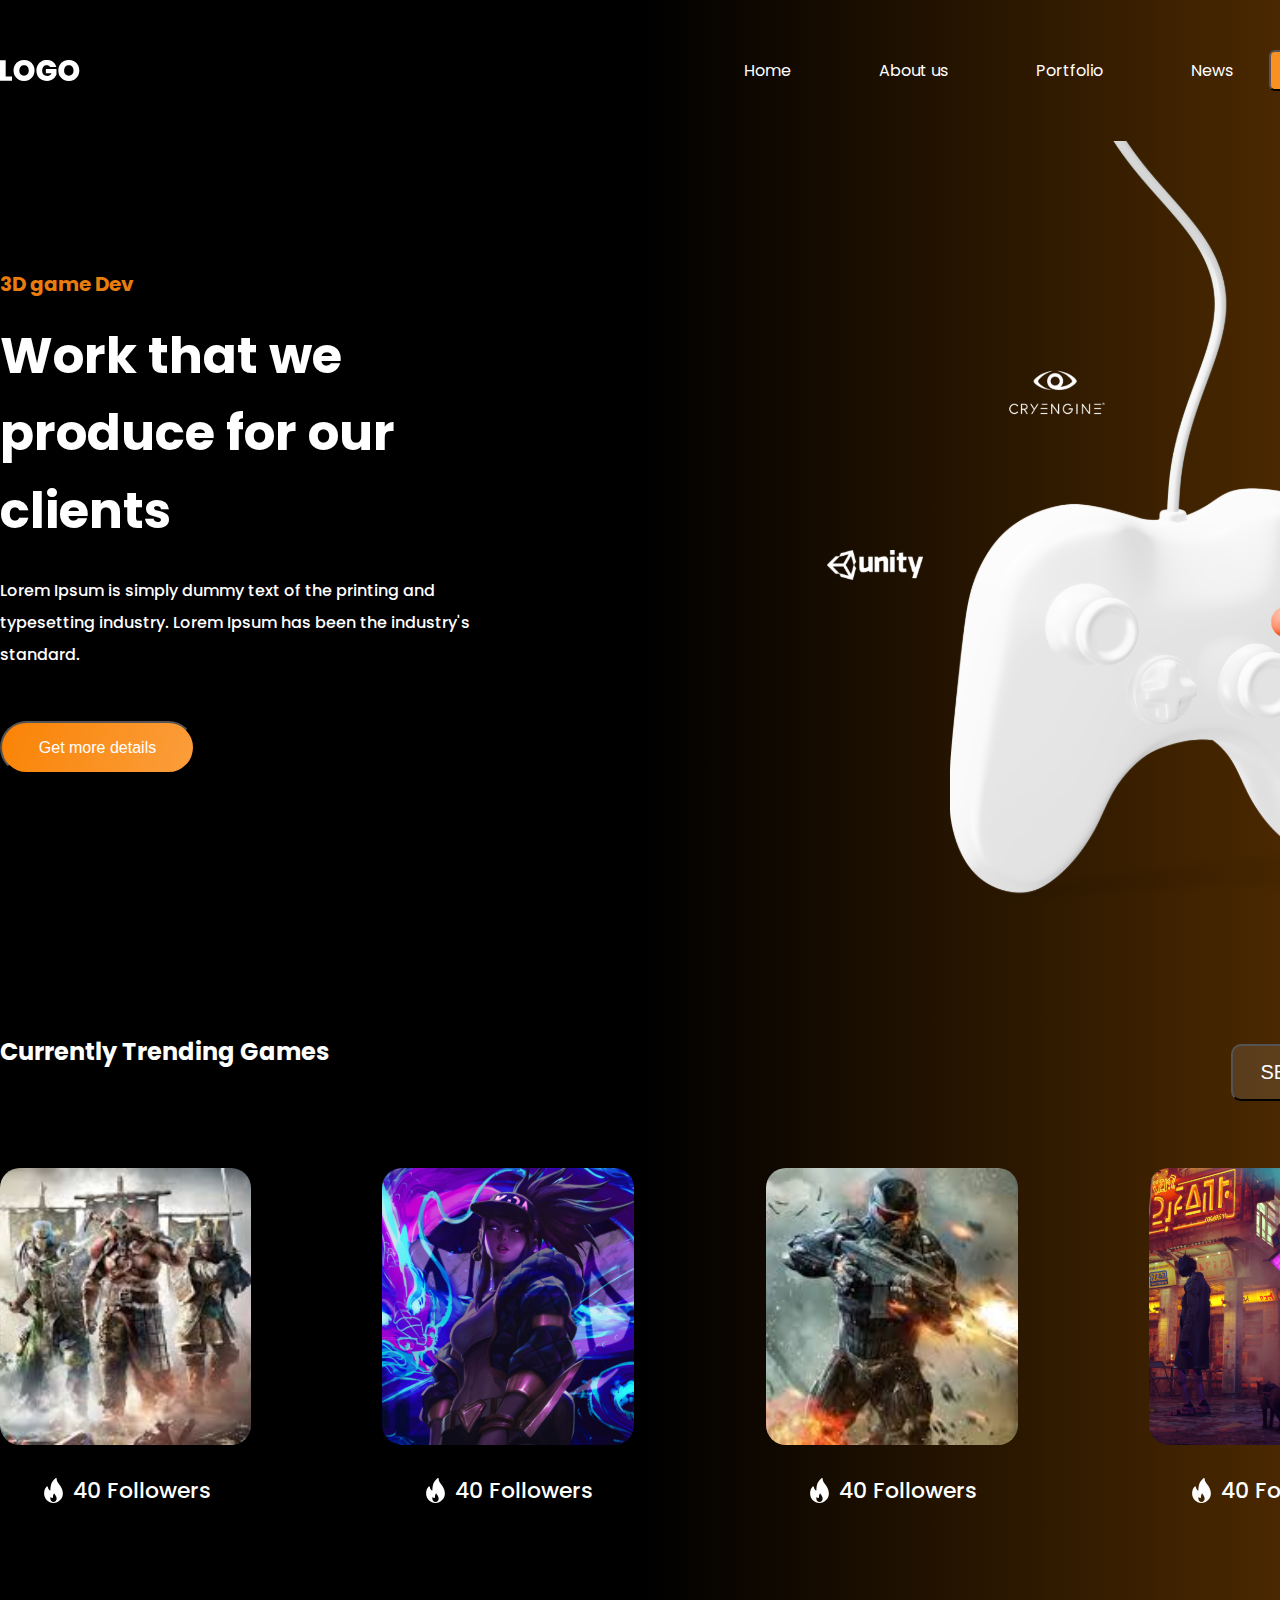
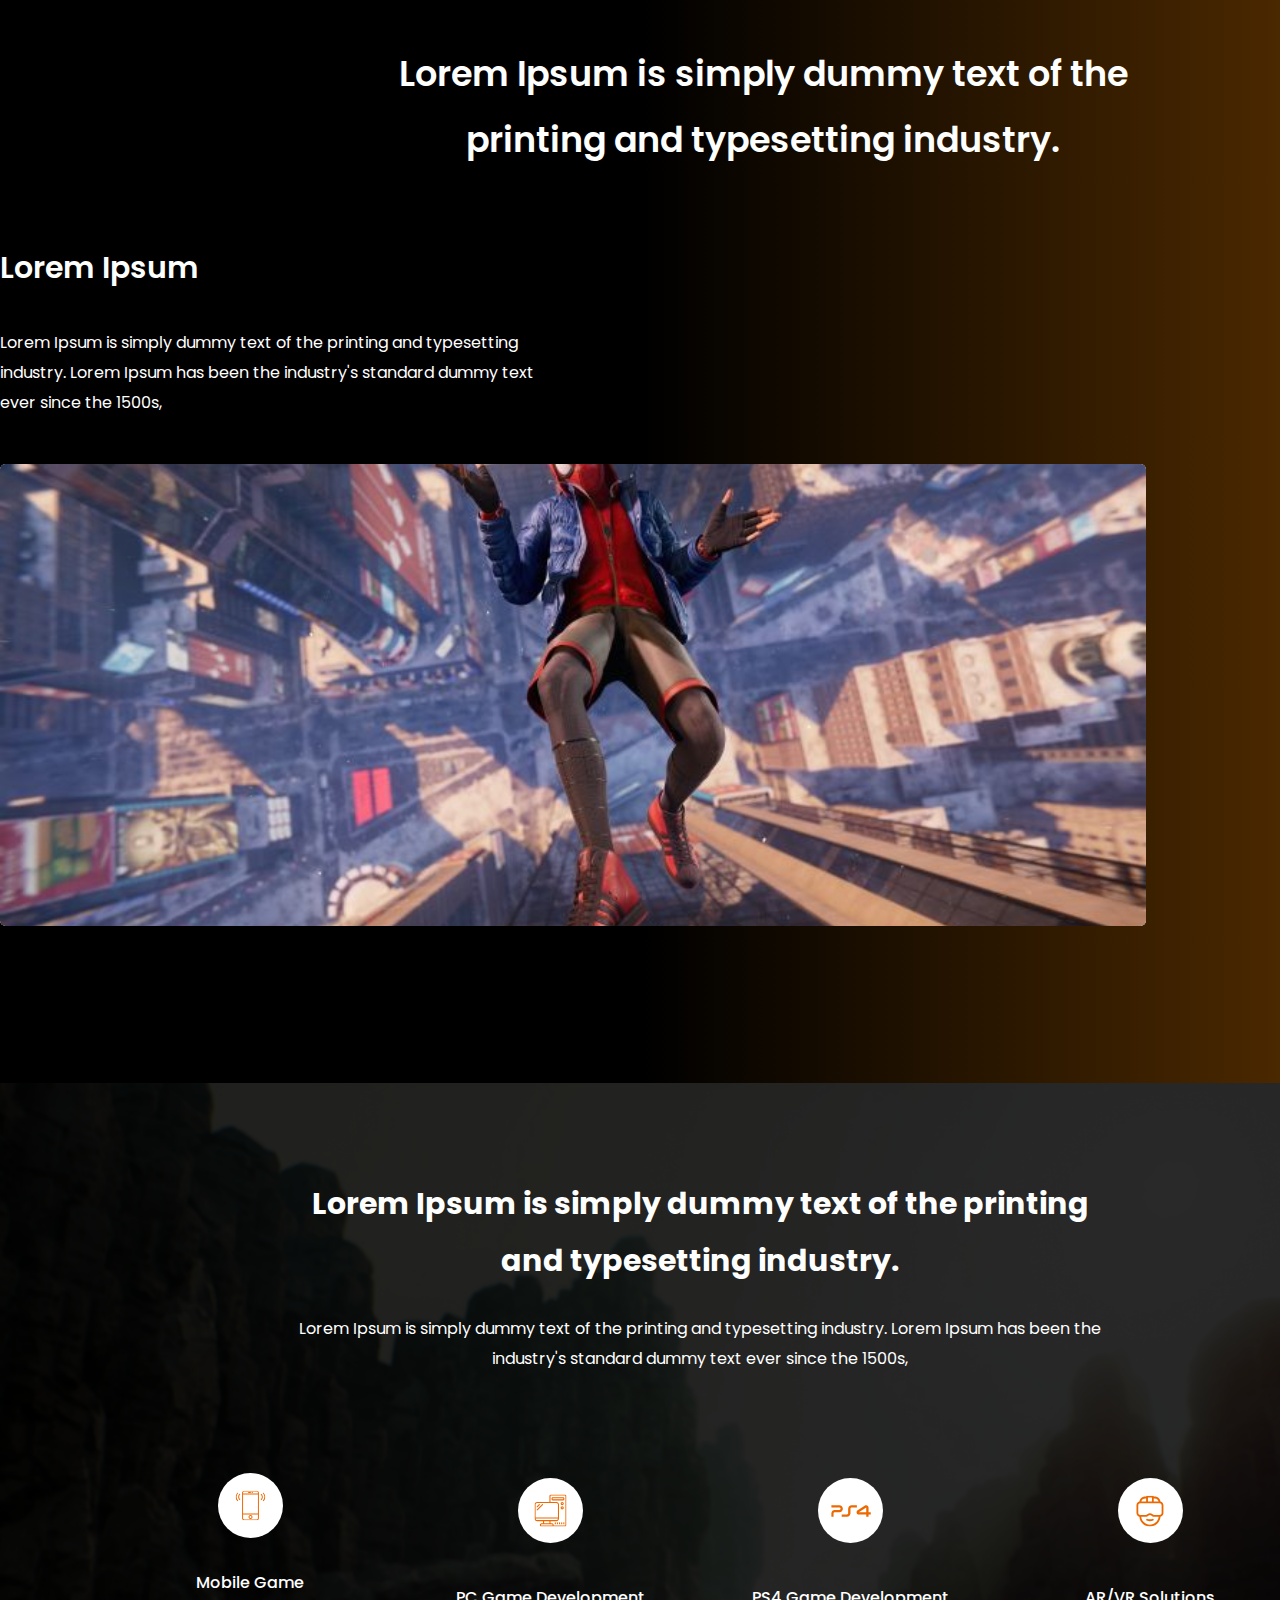
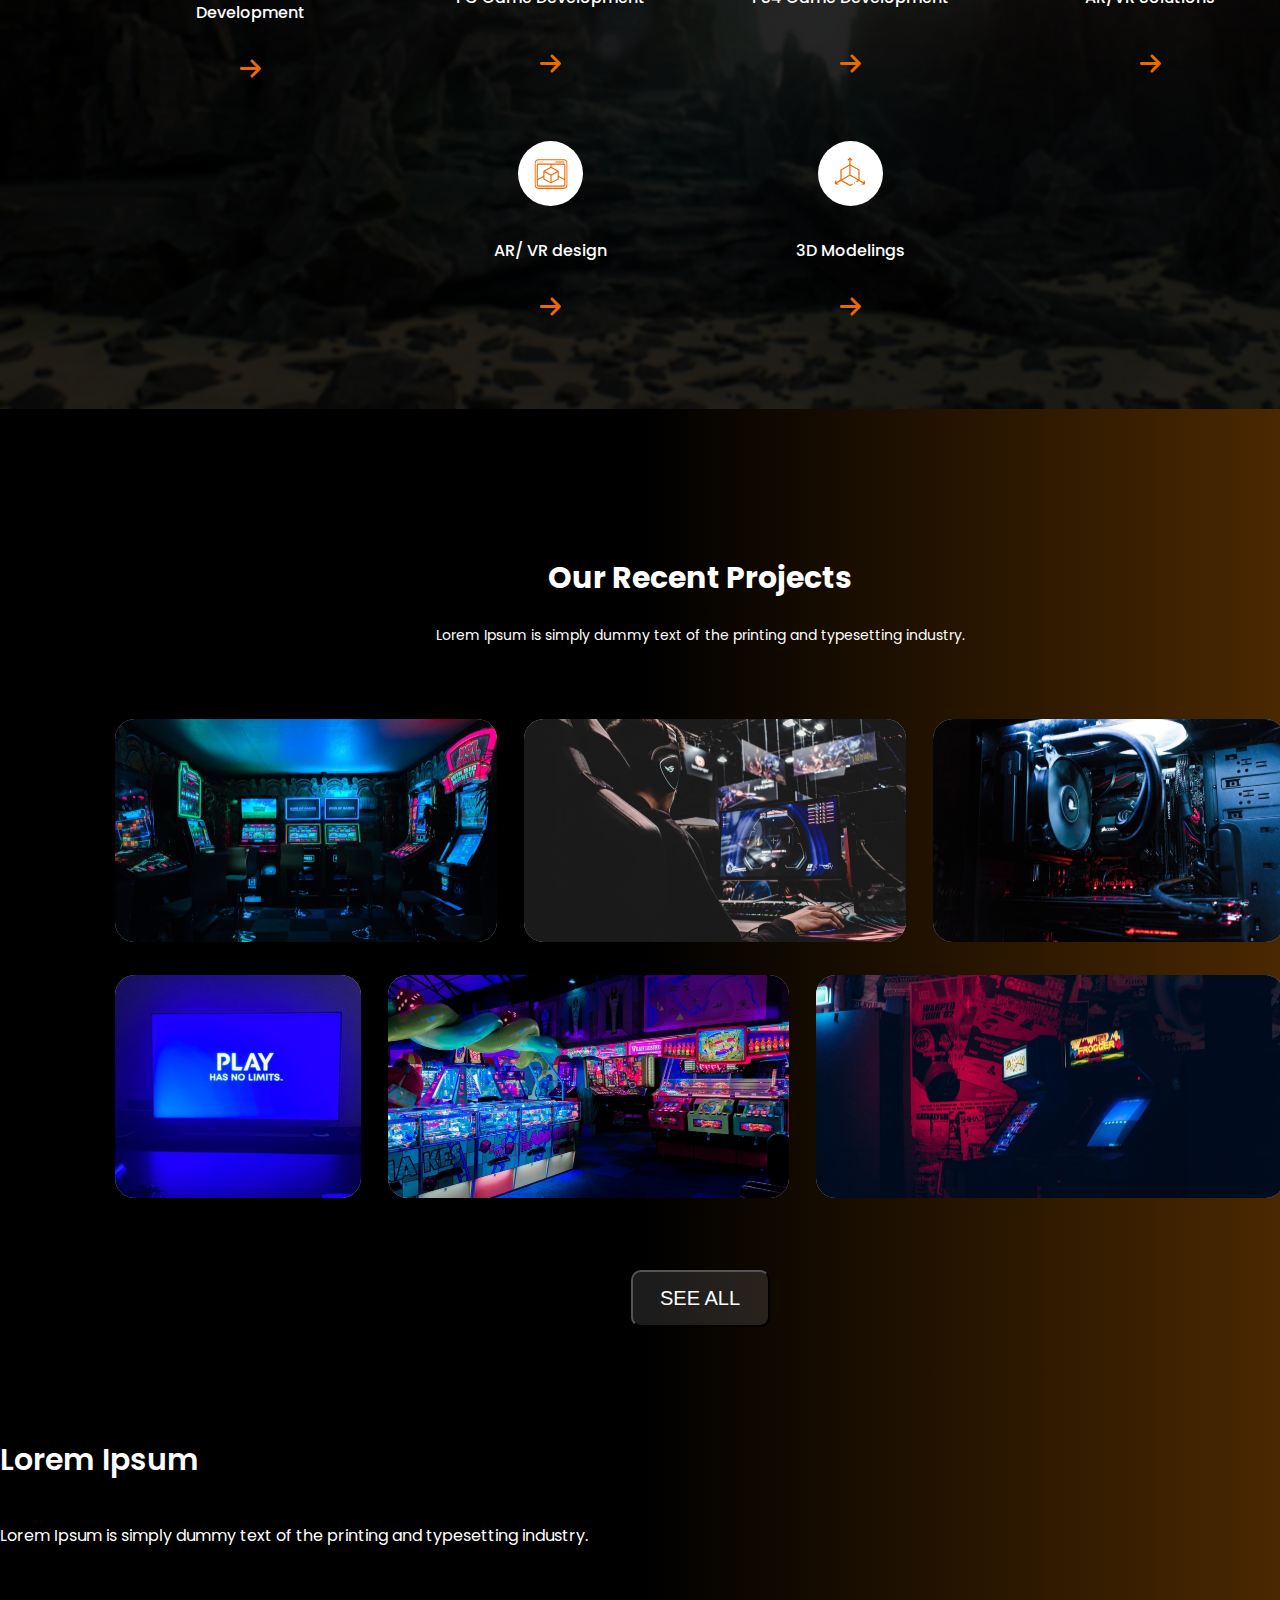
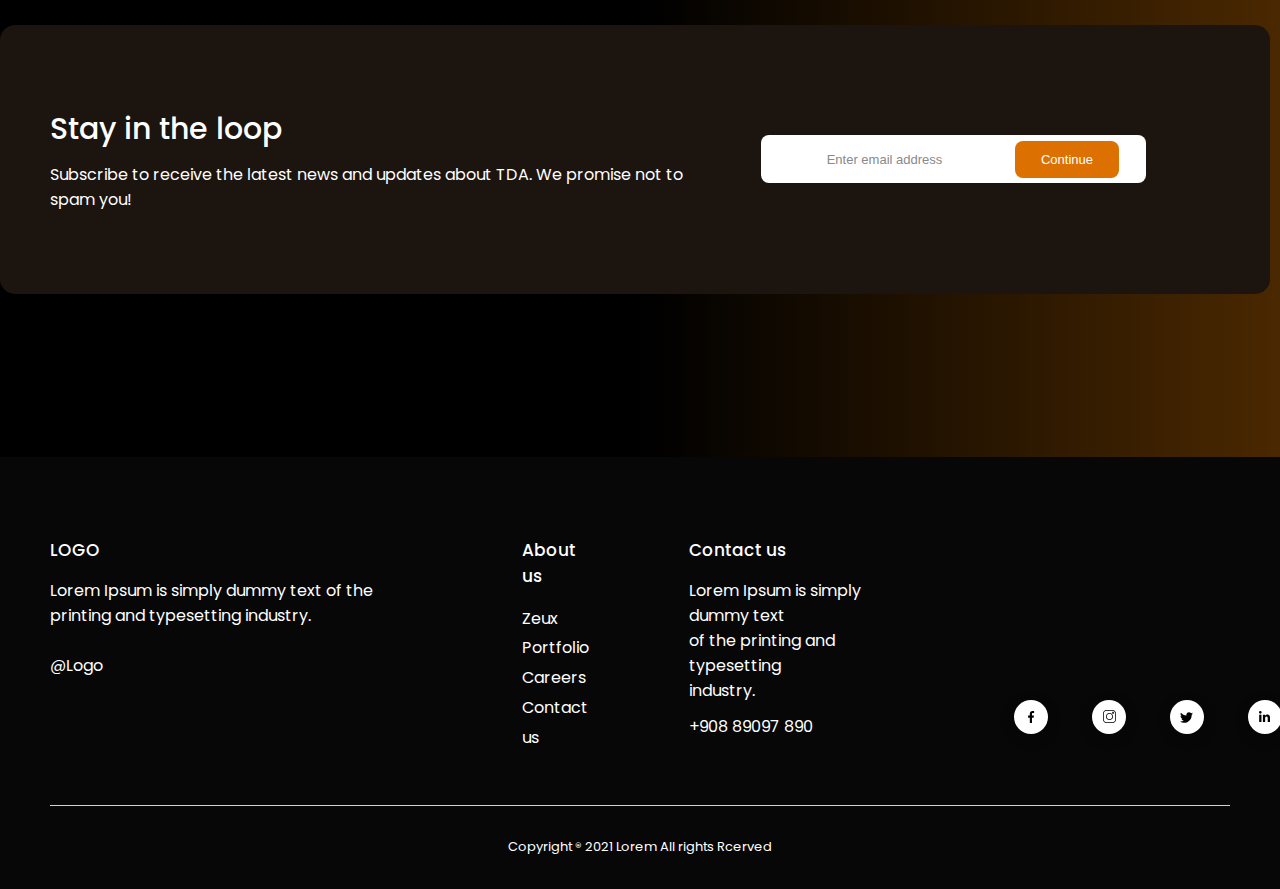
<file: index.html>
<!DOCTYPE html>
<html lang="en">

    <head>
        <meta charset="UTF-8" />
        <meta name="viewport" content="width=device-width, initial-scale=1.0" />
        <title>Game WebSite</title>
        
        <link rel="stylesheet" href="./style/style.css">
    </head>

    <body>
        <div class="wrapper">
            <header class="header container">
                <img src="./img/LOGO.svg" alt="logo" class="header__logo">

                <nav class="header__nav">
                    <ul class="header__list">
                        <li class="header__list-item active"><a
                                href="index.html">Home</a></li>
                        <li class="header__list-item"><a href="/pages/about-us.html">About
                                us</a></li>
                        <li class="header__list-item"><a
                                href="./pages/services.html">Portfolio</a></li>
                        <li class="header__list-item"><a href="#">News</a></li>

                    </ul>

                    <button class="header__btn">Contacts</button>
                </nav>

            </header>

            <main class="container">
                <section class="hero">
                    <div class="hero__info">
                        <h2 class="hero__subtitle">3D game Dev</h2>
                        <h1 class="hero__title">Work that we produce for our
                            clients</h1>
                        <p class="hero__text">
                            Lorem Ipsum is simply dummy text of the printing and
                            typesetting
                            industry. Lorem Ipsum has been the industry's
                            standard.
                        </p>
                        <button class="hero__btn">Get more details</button>
                    </div>

                    <img src="./img/JoyStick.svg" alt="JoyStick"
                        class="hero__img" />
                </section>

                <section class="trends">
                    <div class="trends__top">
                        <h2 class="trends__subtitle">Currently Trending
                            Games</h2>
                        <button class="trends__btn btn">SEE ALL</button>
                    </div>

                    <div class="trends__items">
                        <div class="trends__item">
                            <img src="./img/trends__item-1.svg"
                                alt="trends__item" class="trends__item-img">
                            <p class="trends__item-followers"><img
                                    src="./img/fire 1.svg" alt="fire-icon"
                                    class="trends__item-icon">40 Followers</p>
                        </div>
                        <div class="trends__item">
                            <img src="./img/trends__item-2.svg"
                                alt="trends__item" class="trends__item-img">
                            <p class="trends__item-followers"><img
                                    src="./img/fire 1.svg" alt="fire-icon"
                                    class="trends__item-icon">40 Followers</p>
                        </div>
                        <div class="trends__item">
                            <img src="./img/trends__item-3.svg"
                                alt="trends__item" class="trends__item-img">
                            <p class="trends__item-followers"><img
                                    src="./img/fire 1.svg" alt="fire-icon"
                                    class="trends__item-icon">40 Followers</p>
                        </div>
                        <div class="trends__item">
                            <img src="./img/trends__item-4.svg"
                                alt="trends__item" class="trends__item-img">
                            <p class="trends__item-followers"><img
                                    src="./img/fire 1.svg" alt="fire-icon "
                                    class="trends__item-icon">40 Followers</p>
                        </div>
                    </div>

                </section>

                <section class="banner">
                    <h2 class="banner__title">Lorem Ipsum is simply dummy text
                        of the printing and typesetting industry.</h2>

                    <div class="banner__content">
                        <h3 class="banner__subtitle">
                            Lorem Ipsum
                        </h3>

                        <p class="banner__text">
                            Lorem Ipsum is simply dummy text of the printing and
                            typesetting industry. Lorem Ipsum has been the
                            industry's standard dummy text ever since the 1500s,
                        </p>

                        <img src="./img/banner2.svg" alt="banner"
                            class="banner__img">
                    </div>
                </section>

                <section class="studios">
                    <h2 class="studios__title">Lorem Ipsum is simply dummy text
                        of the printing and typesetting industry.</h2>
                    <p class="studios__info">Lorem Ipsum is simply dummy text of
                        the printing and typesetting industry. Lorem Ipsum has
                        been the industry's standard dummy text ever since the
                        1500s,</p>
                    <div class="studios__items">
                        <div class="studios__item">
                            <img src="./img/mobile.svg" alt class="studios__item-img">
                            <p class="studios__item-name">Mobile Game
                                Development</p>
                            <img src="./img/arrow.svg" alt class="studios__item-link">
                        </div>
                        <div class="studios__item">
                            <img src="./img/pc.svg" alt class="studios__item-img">
                            <p class="studios__item-name">PC Game Development
                            </p>
                            <img src="./img/arrow.svg" alt class="studios__item-link">
                        </div>
                        <div class="studios__item">
                            <img src="./img/ps4.svg" alt class="studios__item-img">
                            <p class="studios__item-name">PS4 Game
                                Development</p>
                            <img src="./img/arrow.svg" alt class="studios__item-link">
                        </div>
                        <div class="studios__item">
                            <img src="./img/vr.svg" alt class="studios__item-img">
                            <p class="studios__item-name">AR/VR Solutions</p>
                            <img src="./img/arrow.svg" alt class="studios__item-link">
                        </div>
                        <div class="studios__item">
                            <img src="./img/design.svg" alt class="studios__item-img">
                            <p class="studios__item-name">AR/ VR design</p>
                            <img src="./img/arrow.svg" alt class="studios__item-link">
                        </div>

                        <div class="studios__item">
                            <img src="./img/3D.svg" alt class="studios__item-img">
                            <p class="studios__item-name">3D Modelings</p>
                            <img src="./img/arrow.svg" alt class="studios__item-link">
                        </div>
                    </div>
                </section>

                <section class="projects">
                    <h2 class="projects__title">Our Recent Projects</h2>
                    <p class="projects__text">Lorem Ipsum is simply dummy text of the printing and typesetting industry. </p>
                    <div class="projects__items">
                        <img src="./img/project__item-1.svg" alt="project__item" class="projects__item">
                        <img src="./img/project__item-2.svg" alt="project__item" class="projects__item">
                        <img src="./img/project__item-3.svg" alt="project__item"class="projects__item">
                        <img src="./img/project__item-4.svg" alt="project__item" class="projects__item">
                        <img src="./img/project__item-5.svg" alt="project__item" class="projects__item">
                        <img src="./img/project__item-6.svg" alt="project__item" class="projects__item">
                    </div>

                    <button class="projects__btn btn">SEE ALL</button>
                </section>

                <section class="form">
                    <div class="form__top">
                        <h2 class="form__title">
                            Lorem Ipsum
                        </h2>

                        <p class="form__text">
                            Lorem Ipsum is simply dummy text of the printing and
                            typesetting industry.
                        </p>

                    </div>
                    
                        <div class="form__bottom">
                            <div class="form__left">
                                <h3 class="form__subtitle">Stay in the loop</h3>
                                <p class="form__info">Subscribe to receive the
                                    latest news and updates about TDA.
                                    We promise not to spam you! </p>
                            </div>

                            <div class="form__right">
                                <input type="email"
                                    placeholder="Enter email address"
                                    class="form__input">
                                <button class="form__btn">Continue</button>
                            </div>

                        <div/>
                </section>
            </main>

            <footer class="footer">
                <div class="footer__main">
                    <div class="footer__column">
                        <h2 class="footer__logo">LOGO</h2>

                        <p class="footer__text">Lorem Ipsum is simply dummy text
                            of the printing and typesetting industry. </p>

                        <a href="#" class="footer__tag">@Logo</a>
                    </div>
                    <div class="footer__column">
                        <h3 class="footer__about">
                            About us
                        </h3>

                        <ul class="footer__links">
                            <li>Zeux</li>
                            <li>Portfolio</li>
                            <li>Careers</li>
                            <li>Contact us</li>
                        </ul>
                    </div>
                    <div class="footer__column">
                        <h3 class="footer__contact">
                            Contact us
                        </h3>

                        <ul class="footer__contacts">
                            <li>Lorem Ipsum is simply dummy text <br> of the printing
                                and typesetting <br> industry. </li>
                            <li>+908 89097 890</li>
                        </ul>
                    </div>

                    <div class="footer__social">
                        <img src="./img/facebook.svg" alt="facebook" class="footer__icon">
                        <img src="./img/instagram.svg" alt="instagram" class="footer__icon">
                        <img src="./img/x.svg" alt="X" class="footer__icon">
                        <img src="./img/linkedin.svg" alt="linkedin" class="footer__icon">
                    </div>
                    
                </div>

                <div class="footer__rights">
                    <p class="footer__rights-text">
                        Copyright ® 2021 Lorem All rights Rcerved
                    </p>
                </div>
            </footer>
        </div>
    </body>

</html>
</file>
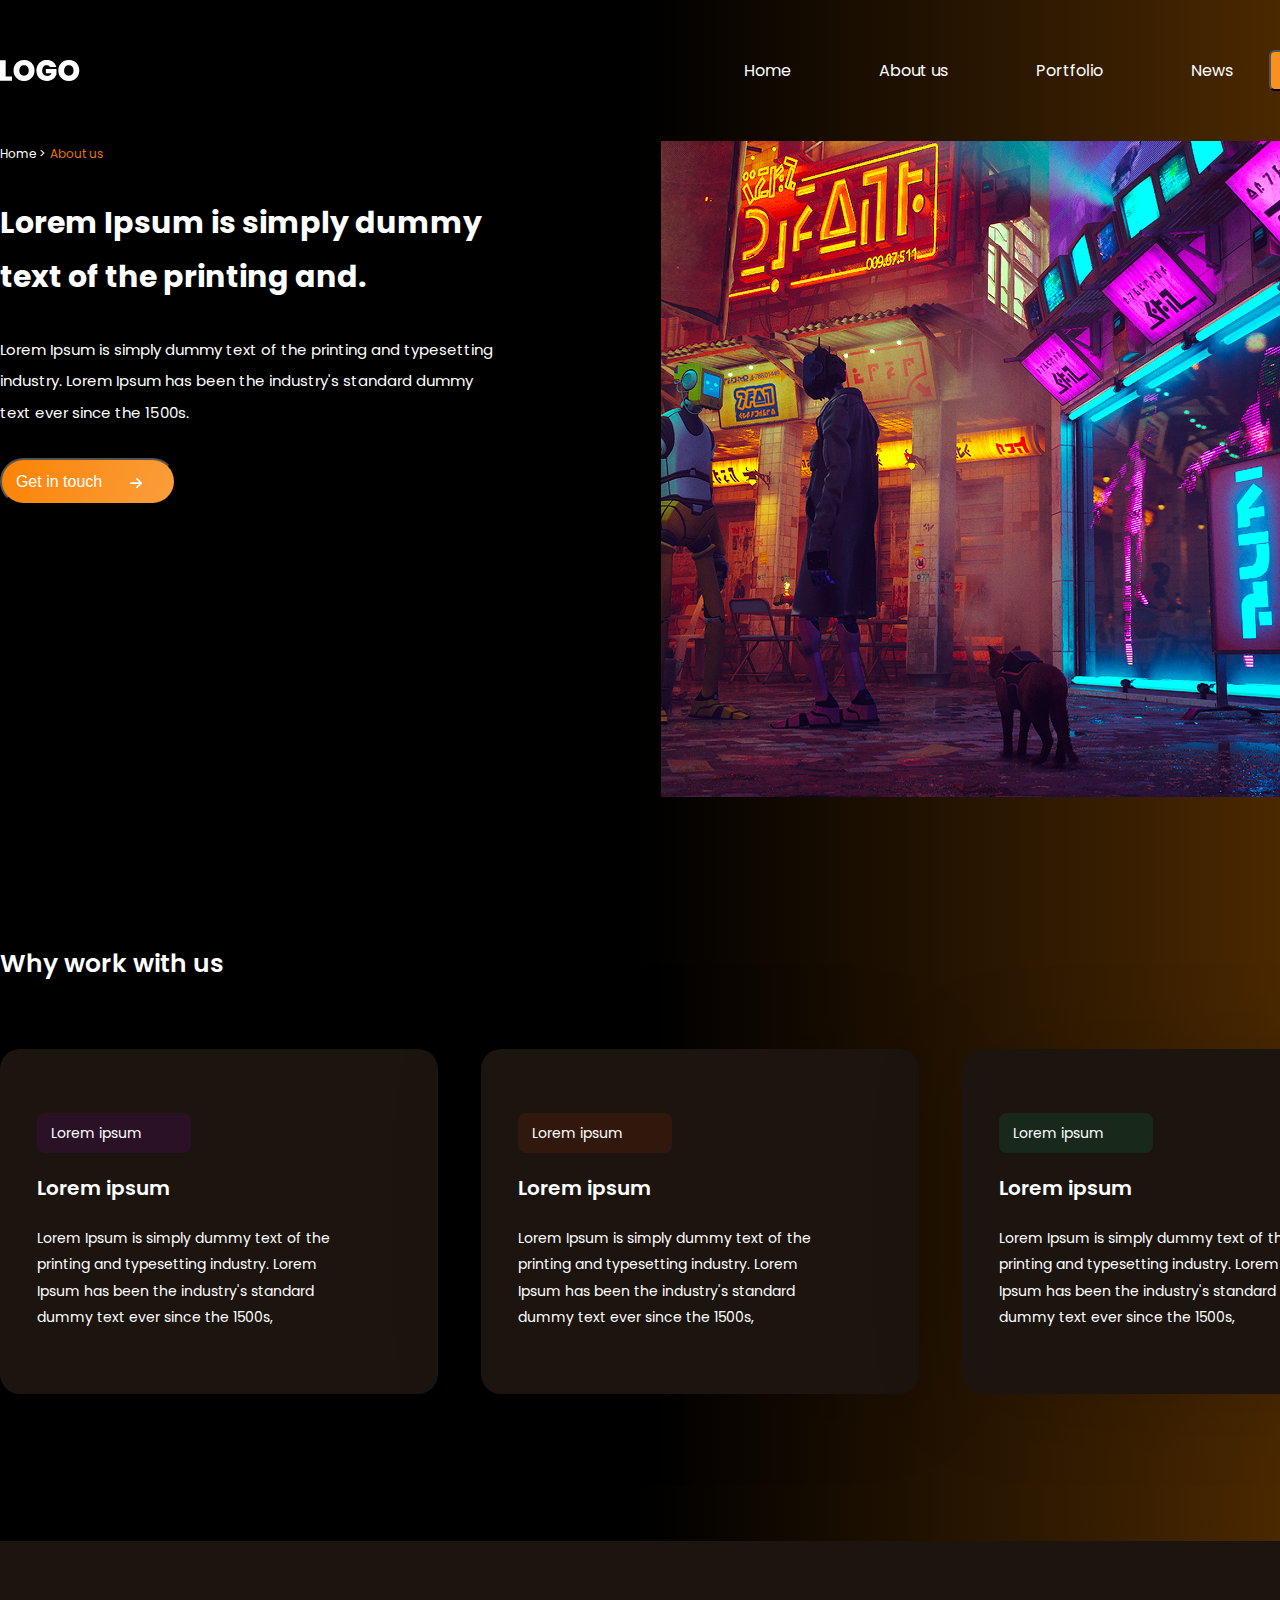
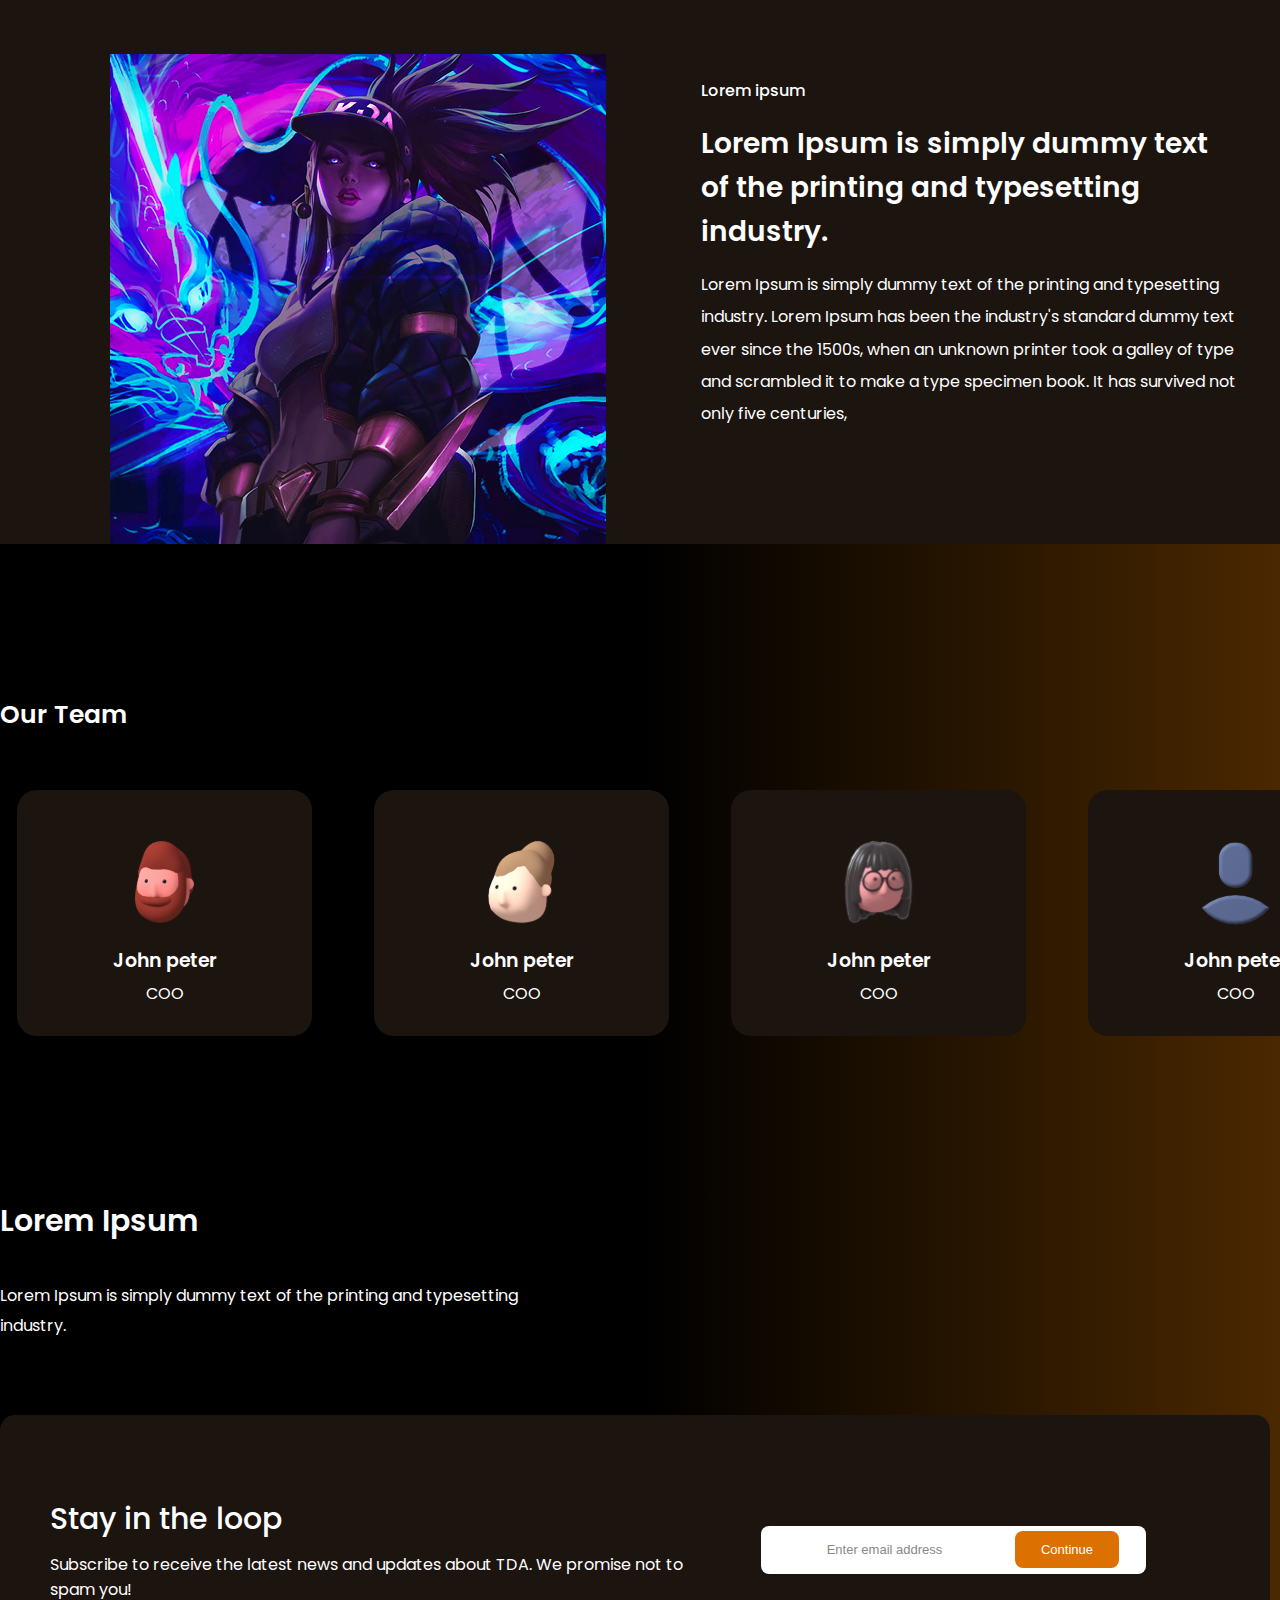
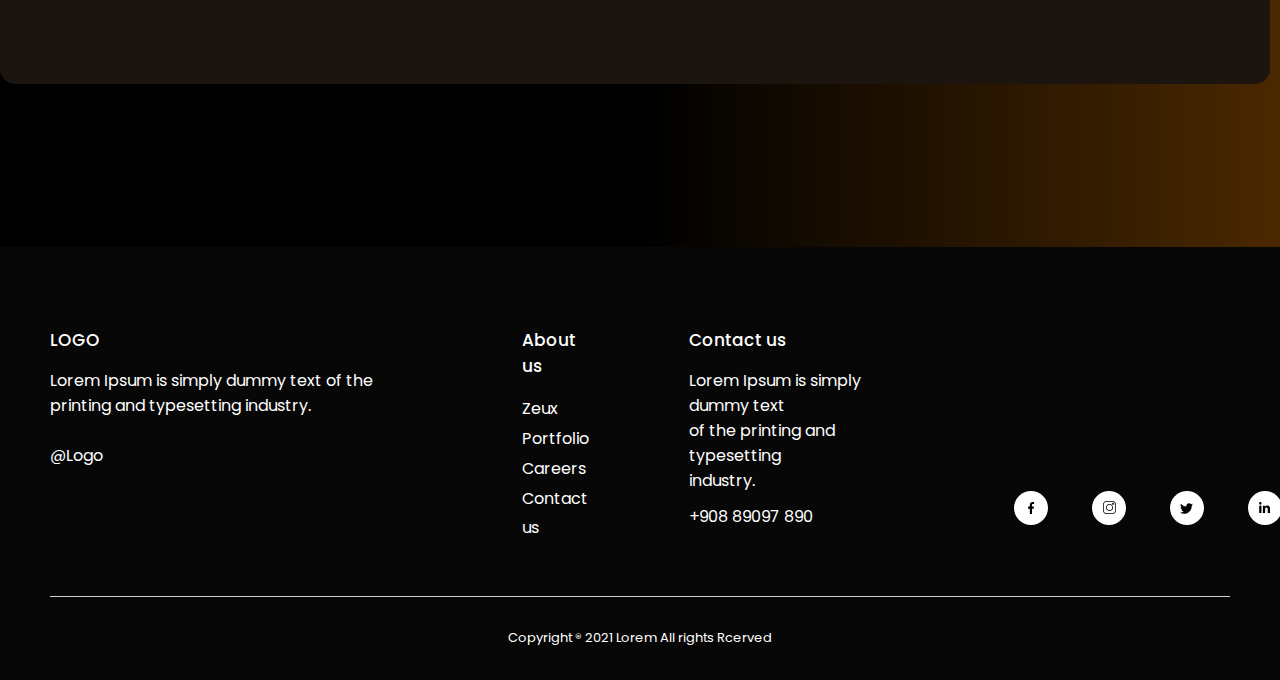
<file: pages/about-us.html>
<!DOCTYPE html>
<html lang="en">
    <head>
        <meta charset="UTF-8">
        <meta name="viewport" content="width=device-width, initial-scale=1.0">
        <title>About us</title>
        <link rel="stylesheet" href="../style/style.css">

    </head>
    <body>

        <div class="wrapper">
            <header class="header container">
                <img src="../img/LOGO.svg" alt="logo" class="header__logo">

                <nav class="header__nav">
                    <ul class="header__list">
                        <li class="header__list-item active"><a
                                href="../index.html">Home</a></li>
                        <li class="header__list-item"><a href="#">About
                                us</a></li>
                        <li class="header__list-item"><a
                                href="services.html">Portfolio</a></li>
                        <li class="header__list-item"><a href="#">News</a></li>

                    </ul>

                    <button class="header__btn">Contacts <img
                            src="../img/arrow 6.svg" alt="arrow"></button>
                </nav>

            </header>

            <main class="container">
                <section class="top">
                    <div class="top__left">
                        <ul class="top__links">
                            <li class="top__link">
                                <a href="../index.html">Home > </a>
                            </li>

                            <li class="top__link">
                                <a href="about-us.html"> About us</a>
                            </li>
                        </ul>

                        <h1 class="top__title">Lorem Ipsum is simply dummy text
                            of the printing and.</h1>

                        <p class="top__text">Lorem Ipsum is simply dummy text of
                            the printing and typesetting industry. Lorem Ipsum
                            has been the industry's standard dummy text ever
                            since the 1500s.</p>

                        <button class="top__btn">Get in touch <img
                                src="../img/arrow 6.svg" alt="arrow"></button>
                    </div>
                    <img src="../img/top-img.png" alt="top-bg">
                </section>

                <section class="reviews">
                    <h2 class="reviews__title">Why work with us</h2>
                    <div class="reviews__cards">
                        <div class="reviews__card">
                            <a href
                                class="reviews__category reviews__category--first">Lorem
                                ipsum</a>
                            <h3 class="reviews__subtitle">Lorem ipsum</h3>
                            <p class="reviews__text">Lorem Ipsum is simply dummy
                                text of the printing and typesetting industry.
                                Lorem Ipsum has been the industry's standard
                                dummy text ever since the 1500s,</p>
                        </div>
                        <div class="reviews__card">
                            <a href
                                class="reviews__category reviews__category--second">Lorem
                                ipsum</a>
                            <h3 class="reviews__subtitle">Lorem ipsum</h3>
                            <p class="reviews__text">Lorem Ipsum is simply dummy
                                text of the printing and typesetting industry.
                                Lorem Ipsum has been the industry's standard
                                dummy text ever since the 1500s,</p>
                        </div>
                        <div class="reviews__card">
                            <a href
                                class="reviews__category reviews__category--last">Lorem
                                ipsum</a>
                            <h3 class="reviews__subtitle">Lorem ipsum</h3>
                            <p class="reviews__text">Lorem Ipsum is simply dummy
                                text of the printing and typesetting industry.
                                Lorem Ipsum has been the industry's standard
                                dummy text ever since the 1500s,</p>
                        </div>
                    </div>
                </section>

                <section class="news">
                    <img src="../img/banner3.png" alt="banner"
                        class="news__img">
                    <div class="news__container">
                        <h3 class="news__subtitle">Lorem ipsum</h3>
                        <h2 class="news__title">Lorem Ipsum is simply dummy
                            text of the printing and typesetting industry. </h2>
                        <p class="news__text">Lorem Ipsum is simply dummy text
                            of the printing and typesetting industry. Lorem
                            Ipsum has been the industry's standard dummy text
                            ever since the 1500s, when an unknown printer took a
                            galley of type and scrambled it to make a type
                            specimen book. It has survived not only five
                            centuries,</p>
                    </div>
                </section>

                <section class="team">
                    <h2 class="team__title">Our Team</h2>
                    <div class="team__cards">
                        <div class="team__card">
                            <img src="../img/Bill 1.svg" alt="avatar"
                                class="team__avatar">
                            <p class="team__name">John peter</p>
                            <p class="team__position">COO</p>
                        </div>
                        <div class="team__card">
                            <img src="../img/Beverly 1.svg" alt="avatar"
                                class="team__avatar">
                            <p class="team__name">John peter</p>
                            <p class="team__position">COO</p>
                        </div>
                        <div class="team__card">
                            <img src="../img/Claudia 1.svg" alt='avatar'
                                class="team__avatar">
                            <p class="team__name">John peter</p>
                            <p class="team__position">COO</p>
                        </div>

                        <div class="team__card">
                            <img src="../img/Avatar 1.svg" alt="avatar"
                                class="team__avatar">
                            <p class="team__name">John peter</p>
                            <p class="team__position">COO</p>
                        </div>
                    </div>
                </section>

                <section class="form form_about">
                    <div class="form__top">
                        <h2 class="form__title">
                            Lorem Ipsum
                        </h2>

                        <p class="form__text">
                            Lorem Ipsum is simply dummy text of the printing and
                            typesetting <br> industry.
                        </p>

                    </div>

                    <div class="form__bottom">
                        <div class="form__left">
                            <h3 class="form__subtitle">Stay in the loop</h3>
                            <p class="form__info">Subscribe to receive the
                                latest news and updates about TDA.
                                We promise not to spam you! </p>
                        </div>

                        <div class="form__right">
                            <input type="email"
                                placeholder="Enter email address"
                                class="form__input">
                            <button class="form__btn">Continue</button>
                        </div>

                        <div />
                    </section>
                </main>

                <footer class="footer">
                    <div class="footer__main">
                        <div class="footer__column">
                            <h2 class="footer__logo">LOGO</h2>

                            <p class="footer__text">Lorem Ipsum is simply dummy
                                text
                                of the printing and typesetting industry. </p>

                            <a href="#" class="footer__tag">@Logo</a>
                        </div>
                        <div class="footer__column">
                            <h3 class="footer__about">
                                About us
                            </h3>

                            <ul class="footer__links">
                                <li>Zeux</li>
                                <li>Portfolio</li>
                                <li>Careers</li>
                                <li>Contact us</li>
                            </ul>
                        </div>
                        <div class="footer__column">
                            <h3 class="footer__contact">
                                Contact us
                            </h3>

                            <ul class="footer__contacts">
                                <li>Lorem Ipsum is simply dummy text <br> of the
                                    printing
                                    and typesetting <br> industry. </li>
                                <li>+908 89097 890</li>
                            </ul>
                        </div>

                        <div class="footer__social">
                            <img src="../img/facebook.svg" alt="facebook"
                                class="footer__icon">
                            <img src="../img/instagram.svg" alt="instagram"
                                class="footer__icon">
                            <img src="../img/x.svg" alt="X"
                                class="footer__icon">
                            <img src="../img/linkedin.svg" alt="linkedin"
                                class="footer__icon">
                        </div>

                    </div>

                    <div class="footer__rights">
                        <p class="footer__rights-text">
                            Copyright ® 2021 Lorem All rights Rcerved
                        </p>
                    </div>
                </footer>
            </div>

        </body>
    </html>
</file>
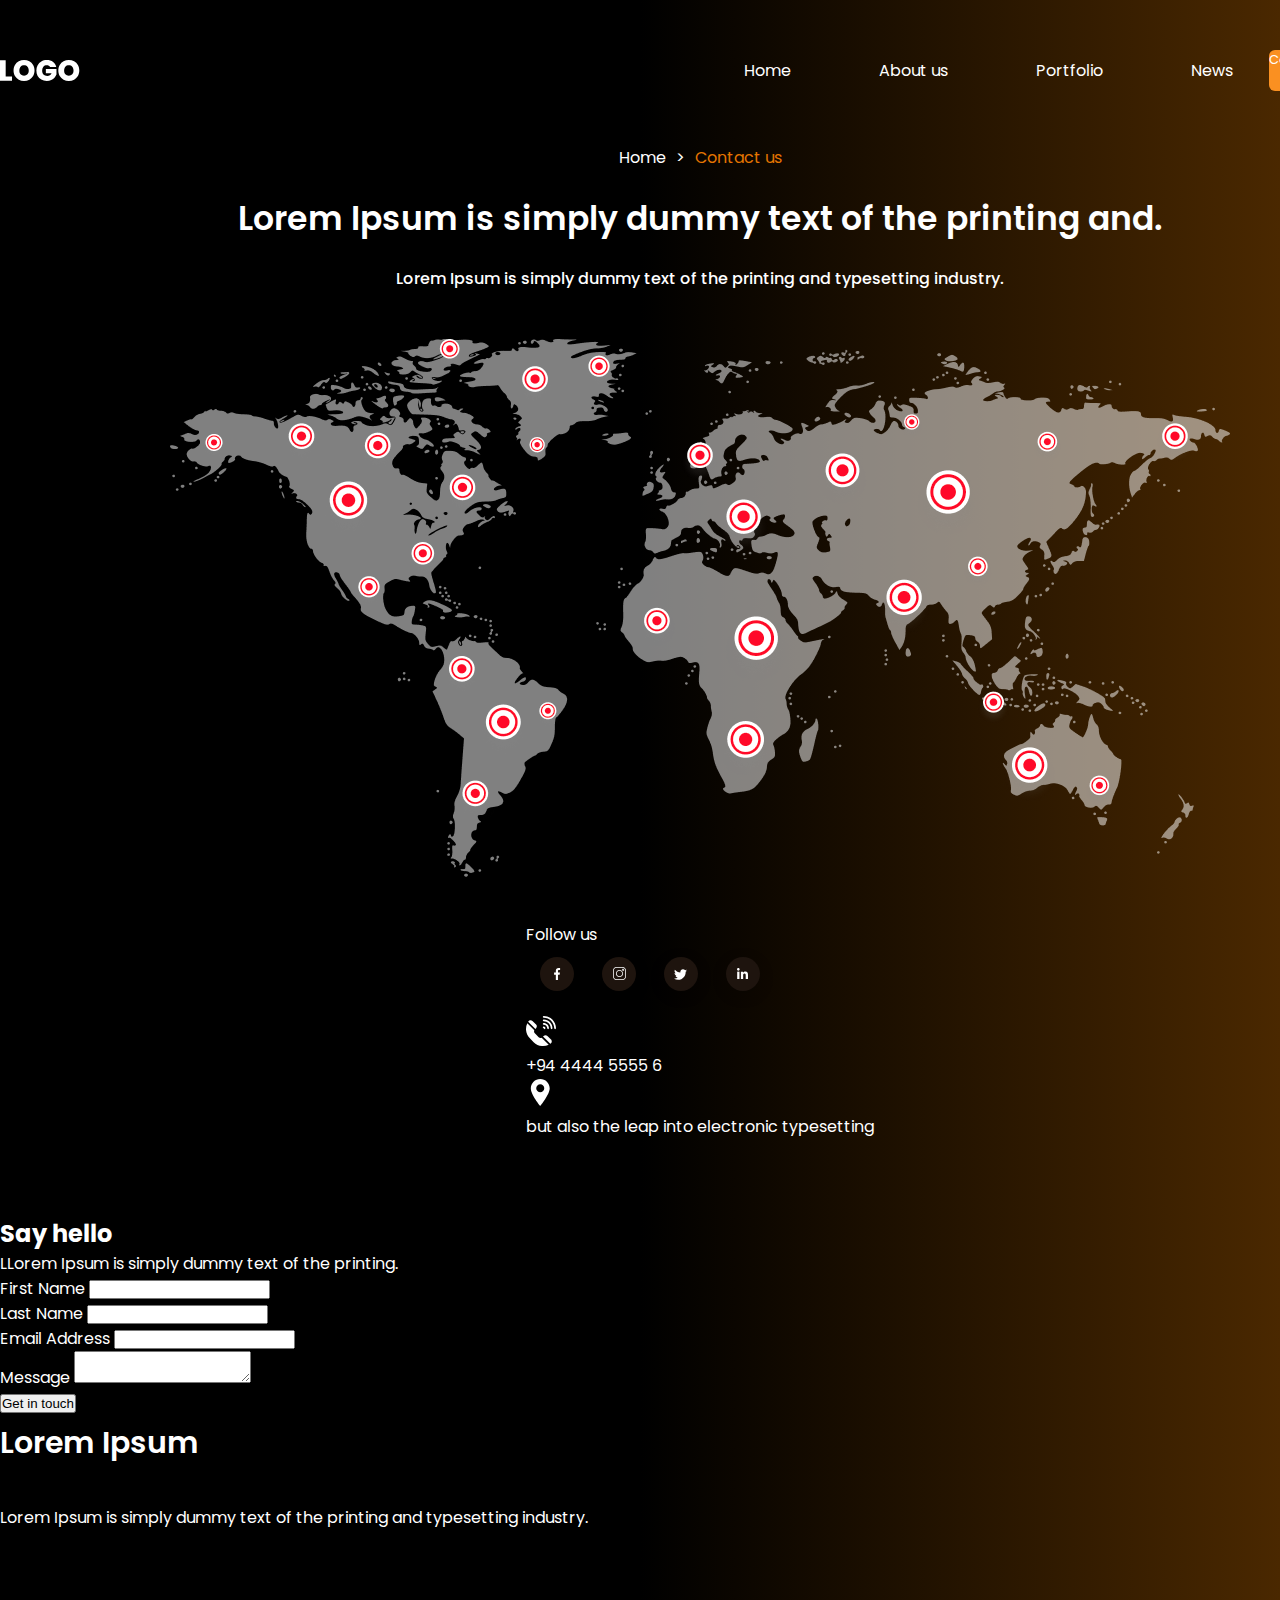
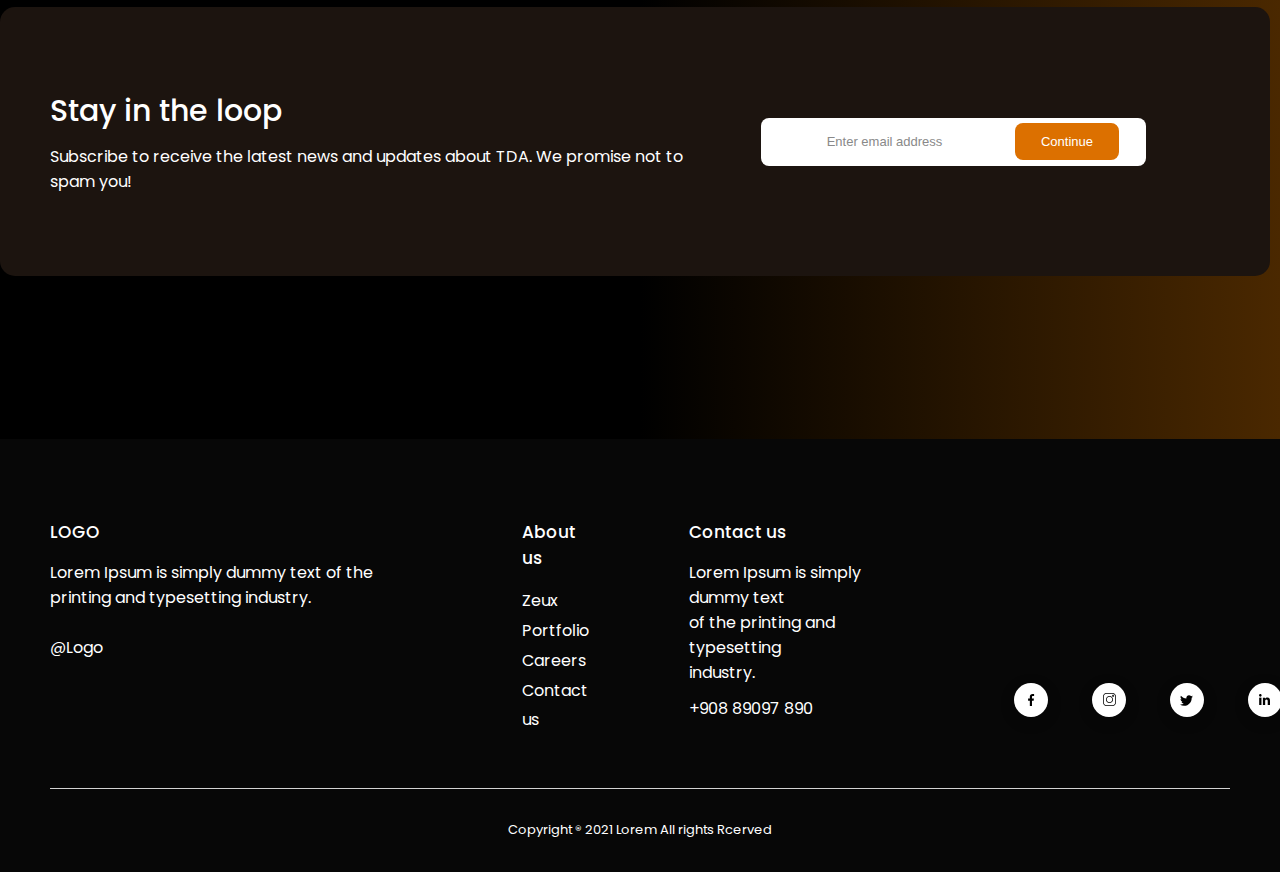
<file: pages/contacts.html>
<!DOCTYPE html>
<html lang="en">
    <head>
        <meta charset="UTF-8">
        <meta name="viewport" content="width=device-width, initial-scale=1.0">
        <title>Contacts</title>
        <link rel="stylesheet" href="../style/style.css">
    </head>
    <body>
        <div class="wrapper">
            <header class="header container">
                <img src="../img/LOGO.svg" alt="logo" class="header__logo" />
                <nav class="header__nav">
                    <ul class="header__list">
                        <li class="header__list-item active">
                            <a href="../index.html">Home</a>
                        </li>
                        <li class="header__list-item">
                            <a href="/pages/about-us.html">About us</a>
                        </li>
                        <li class="header__list-item">
                            <a href="services.html">Portfolio</a>
                        </li>
                        <li class="header__list-item"><a
                                href="/pages/news.html">News</a></li>
                    </ul>

                    <a class="header__btn"
                        href="/pages/contacts.html">Contacts</a>

                </nav>
            </header>

            <main class="container">
                <section class="intro">
                    <div class="intro__top">
                        <ul class="intro__links">
                            <li class="intro__link"><a
                                    href="../index.html">Home</a>></li>
                            <li class="intro__link"><a href="./contacts.html">
                                    Contact us</a></li>
                        </ul>

                        <h1 class="intro__title">
                            Lorem Ipsum is simply dummy text of the printing
                            and.
                        </h1>

                        <p class="intro__text">
                            Lorem Ipsum is simply dummy text of the printing and
                            typesetting
                            industry.
                        </p>
                    </div>

                    <img src="../img/map.png" alt="intro__banner"
                        class="intro__banner">

                    <div class="intro__contacts">
                        <div class="intro__social">
                            <p class="intro__social-text">Follow us</p>
                            <ul class="intro__links">
                                <li><a href="#" class="intro__link"><img
                                            src="../img/Icon/facebook.svg"
                                            alt="facebook"></a></li>
                                <li><a href="#" class="intro__link"><img
                                            src="../img/Icon/instagram.svg"
                                            alt="instagram"></a></li>
                                <li><a href="#" class="intro__link"><img
                                            src="../img/Icon/twitter.svg"
                                            alt="twitter""></a></li>
                                <li><a href="#" class="intro__link"><img
                                            src="../img/Icon/linkedin.svg"
                                            alt="linkedin"></a></li>
                            </ul>
                        </div>

                        <div class="intro__phone">
                            <img src="../img/Icon/phone 1.svg" alt="phone">
                            <p class="intro__phone-text">
                                +94 4444 5555 6
                            </p>
                        </div>

                        <div class="intro__map">
                            <img src="../img/Icon/gps 1.svg" alt="gps">
                            <p class="intro__map-text">
                                but also the leap into electronic
                                typesetting
                            </p>
                        </div>
                    </div>
                </section>


                <section class="feedback">
                    <div class="feedback__top">
                        <h2 class="feedback__title">Say hello</h2>
                        <p class="feedback__subtitle">LLorem Ipsum is simply dummy text of the printing.</p>
                    </div>


                    <form class="feedback__form" action="#">
                        <div class="feedback__form-wrapper">
                            <label class="feedback__form-label" for="fname">First Name</label>
                            <input type="text" class="feedback__form-fname" id="fname">
                        </div>

                         <div class="feedback__form-wrapper">
                            <label class="feedback__form-label" for="lname">Last Name</label>
                            <input type="text" class="feedback__form-lname" id="lname">
                        </div>

                         <div class="feedback__form-wrapper">
                            <label class="feedback__form-label" for="fname">Email Address</label>
                            <input type="email" class="feedback__form-email" id="email" />
                        </div>

                         <div class="feedback__form-wrapper">
                            <label class="feedback__form-label" for="message">Message</label>
                            <textarea type="text" class="feedback__form-message" id="message"></textarea>
                        </div>

                        

                        <button class="feedback__form-btn">Get in touch</button>
                    </form>
                </section>

                <section class="form">
                    <div class="form__top">
                        <h2 class="form__title">
                            Lorem Ipsum
                        </h2>

                        <p class="form__text">
                            Lorem Ipsum is simply dummy text of the printing and
                            typesetting industry.
                        </p>

                    </div>

                    <div class="form__bottom">
                        <div class="form__left">
                            <h3 class="form__subtitle">Stay in the loop</h3>
                            <p class="form__info">Subscribe to receive the
                                latest news and updates about TDA.
                                We promise not to spam you! </p>
                        </div>

                        <div class="form__right">
                            <input type="email"
                                placeholder="Enter email address"
                                class="form__input">
                            <button class="form__btn">Continue</button>
                        </div>

                        <div />
                    </section>
                </main>

                <footer class="footer">
                    <div class="footer__main">
                        <div class="footer__column">
                            <h2 class="footer__logo">LOGO</h2>

                            <p class="footer__text">
                                Lorem Ipsum is simply dummy text of the printing
                                and
                                typesetting
                                industry.
                            </p>

                            <a href="#" class="footer__tag">@Logo</a>
                        </div>
                        <div class="footer__column">
                            <h3 class="footer__about">About us</h3>

                            <ul class="footer__links">
                                <li>Zeux</li>
                                <li>Portfolio</li>
                                <li>Careers</li>
                                <li>Contact us</li>
                            </ul>
                        </div>
                        <div class="footer__column">
                            <h3 class="footer__contact">Contact us</h3>

                            <ul class="footer__contacts">
                                <li>
                                    Lorem Ipsum is simply dummy text <br />
                                    of the printing and typesetting <br />
                                    industry.
                                </li>
                                <li>+908 89097 890</li>
                            </ul>
                        </div>

                        <div class="footer__social">
                            <img src="../img/facebook.svg" alt="facebook"
                                class="footer__icon" />
                            <img src="../img/instagram.svg" alt="instagram"
                                class="footer__icon" />
                            <img src="../img/x.svg" alt="X"
                                class="footer__icon" />
                            <img src="../img/linkedin.svg" alt="linkedin"
                                class="footer__icon" />
                        </div>
                    </div>

                    <div class="footer__rights">
                        <p class="footer__rights-text">
                            Copyright ® 2021 Lorem All rights Rcerved
                        </p>
                    </div>
                </footer>

            </div>
        </body>
    </html>
</file>
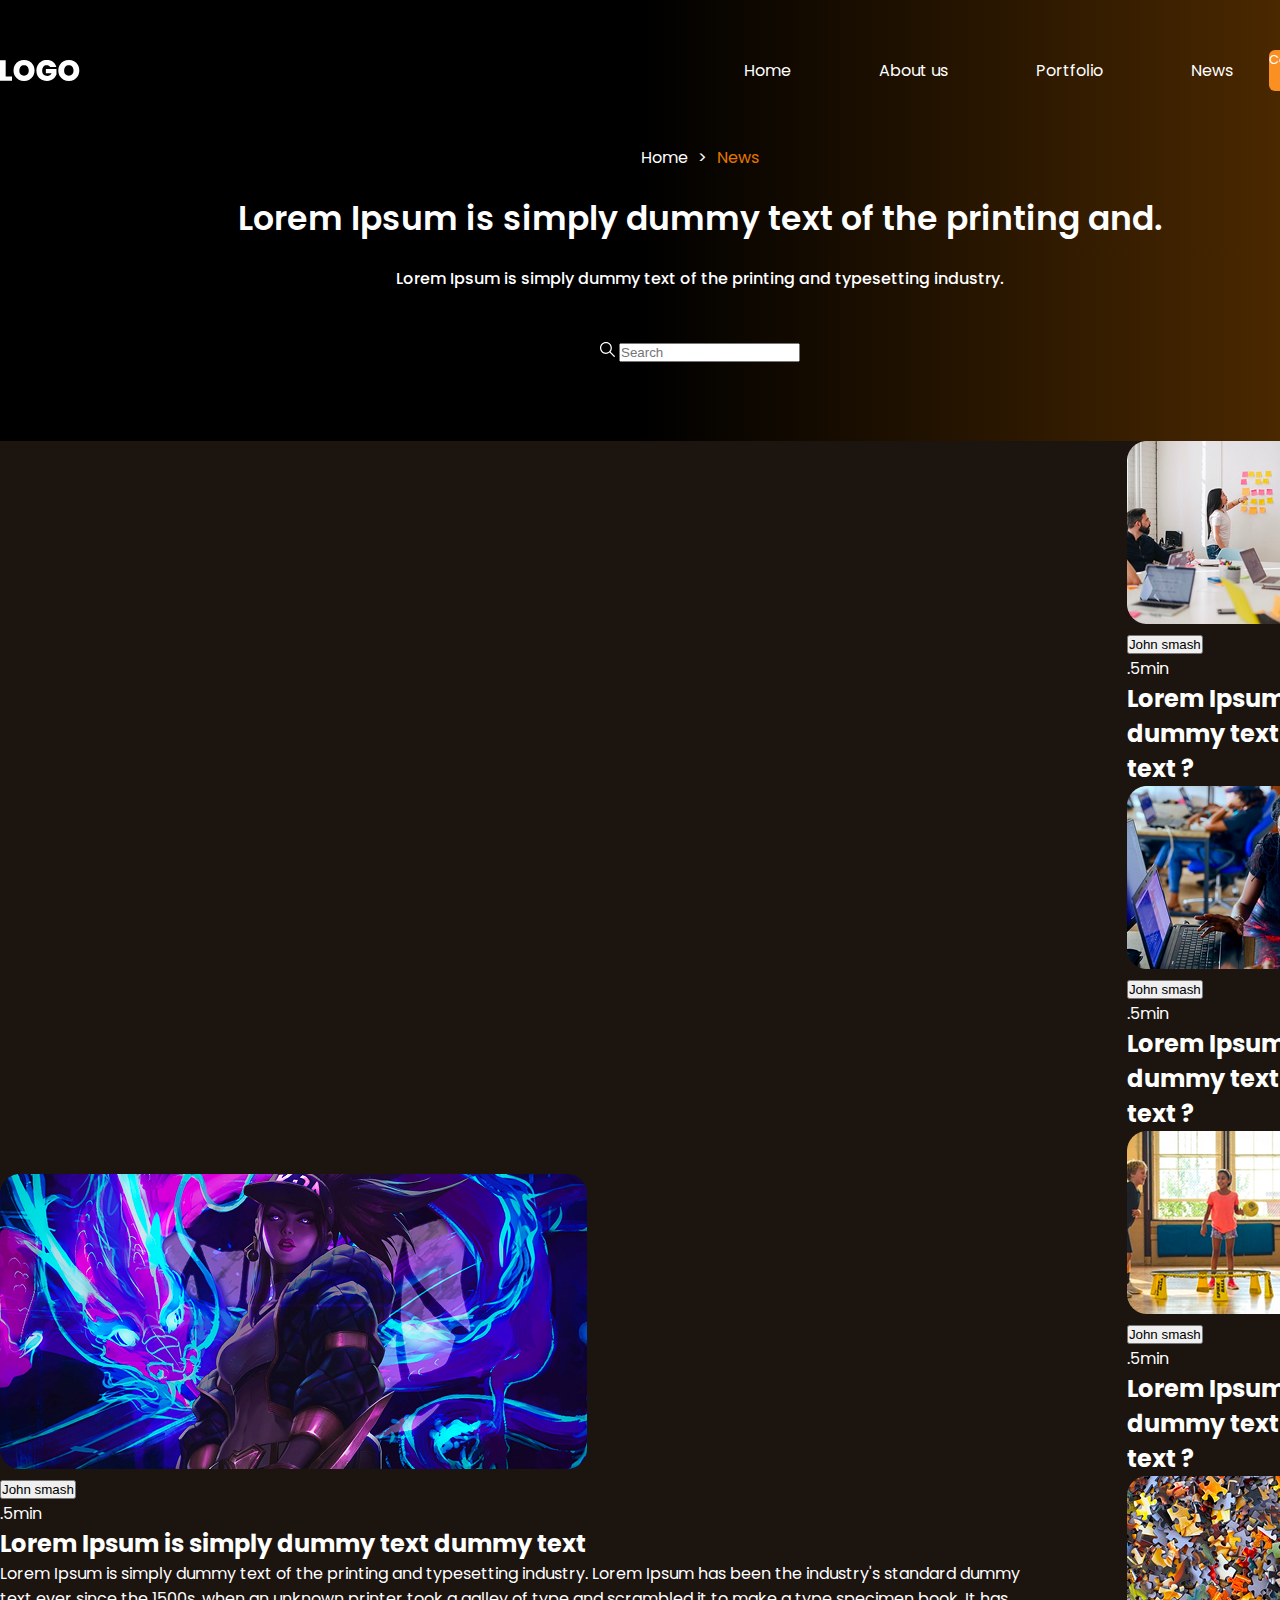
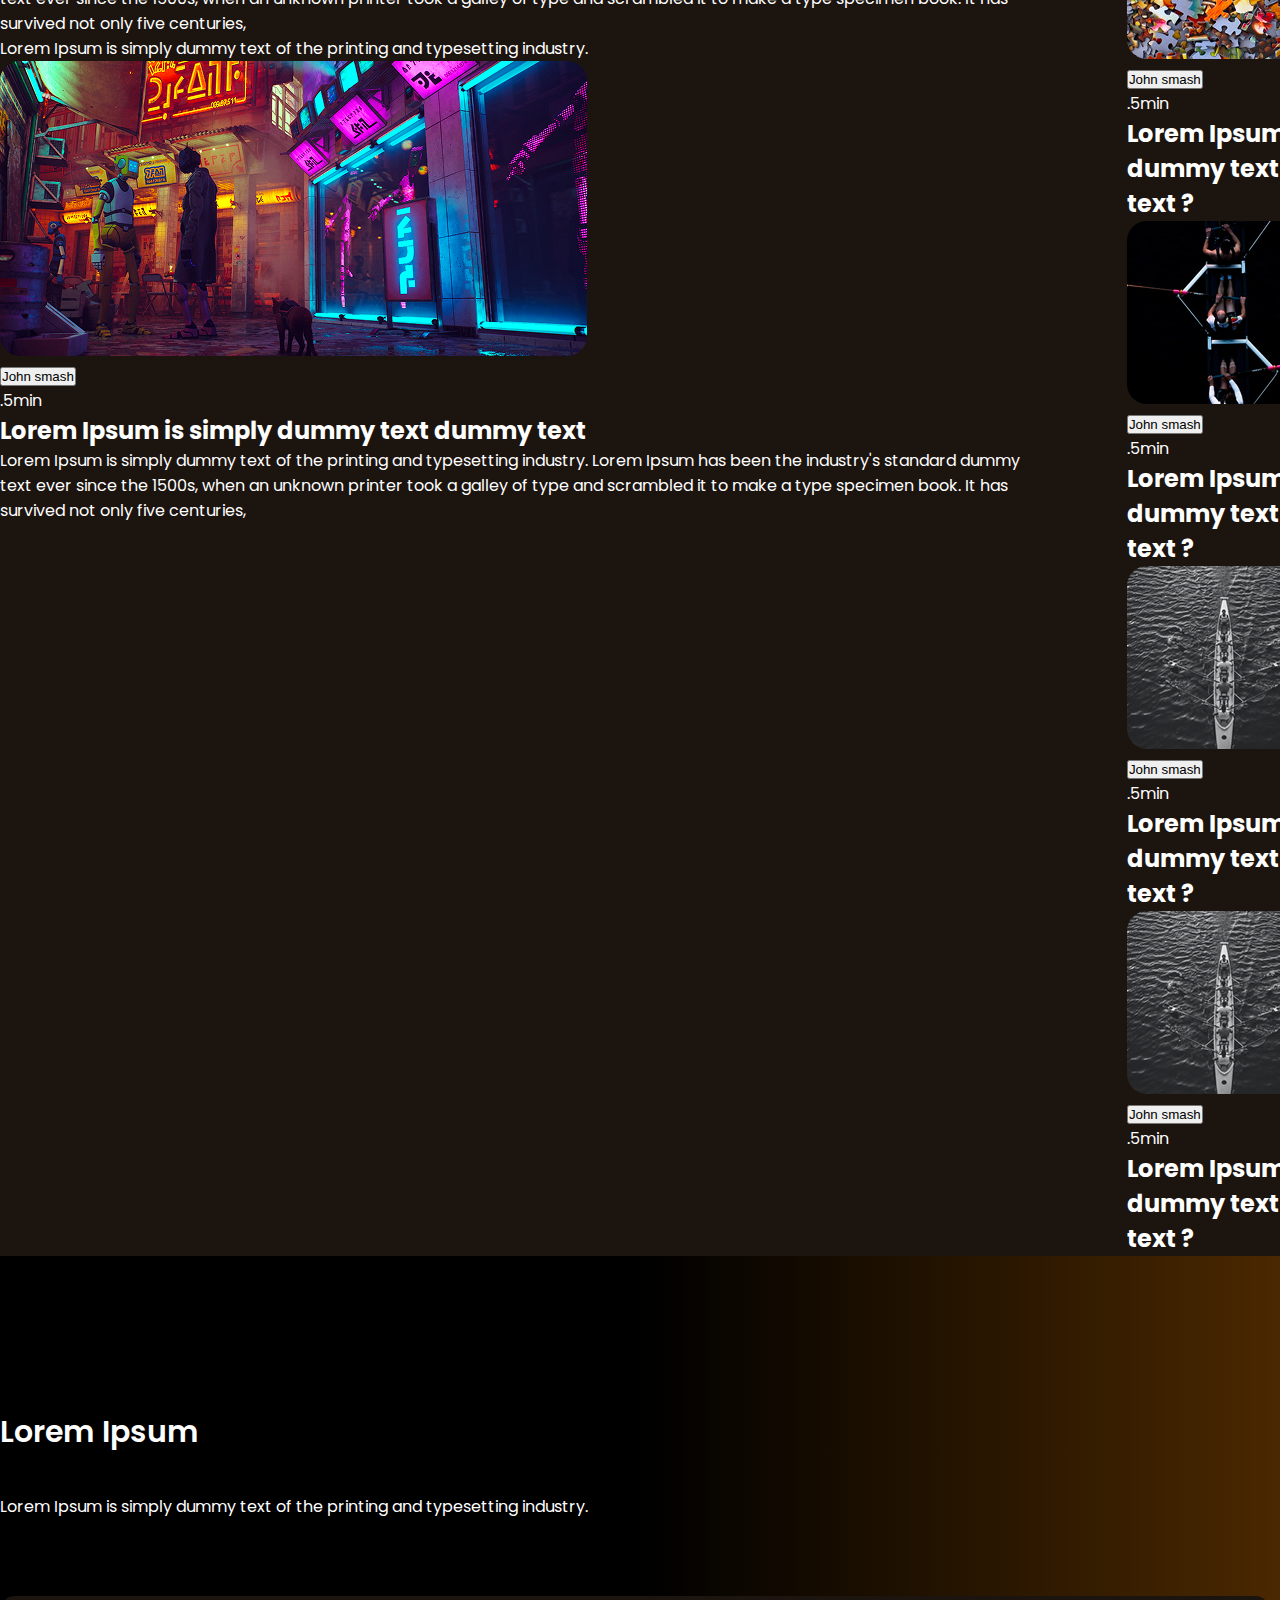
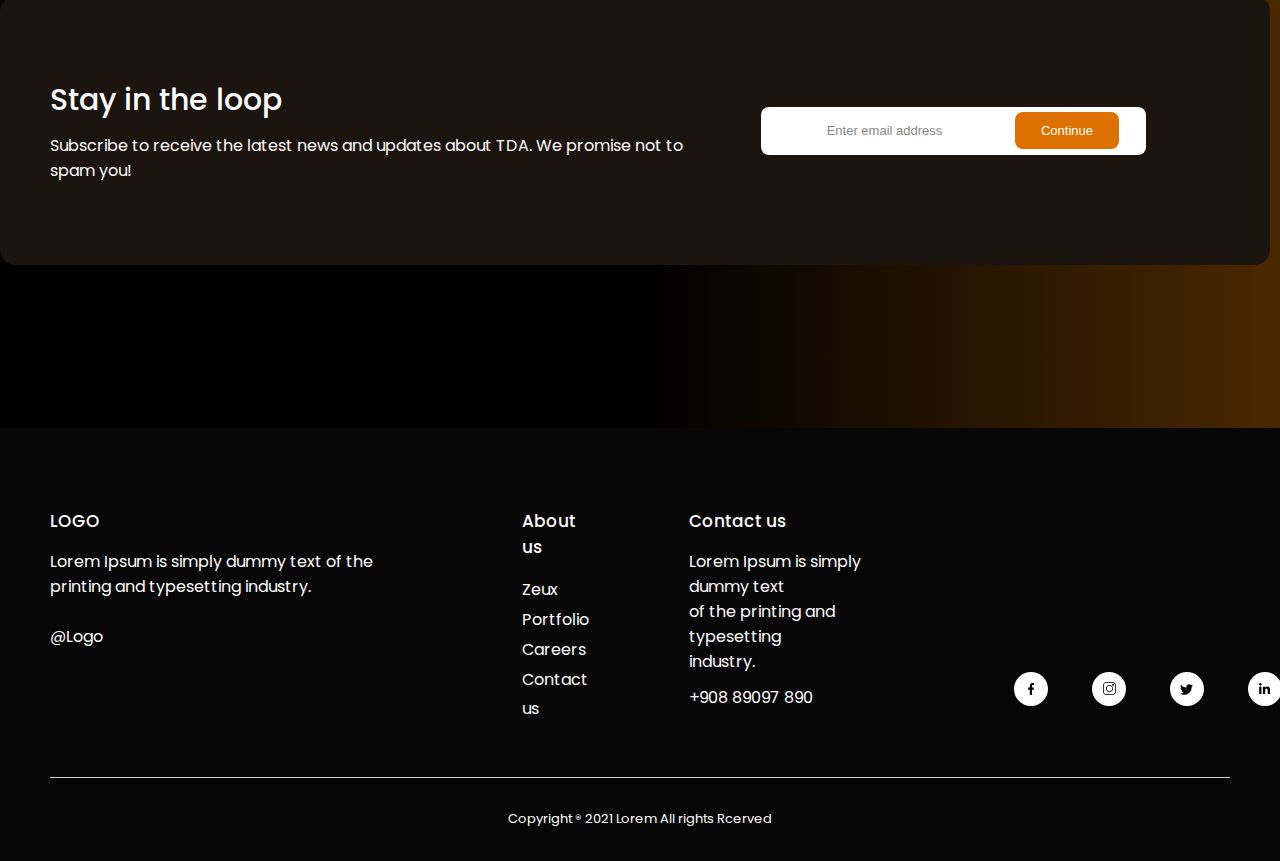
<file: pages/news.html>
<!DOCTYPE html>
<html lang="en">
    <head>
        <meta charset="UTF-8">
        <meta name="viewport" content="width=device-width, initial-scale=1.0">
        <title>News</title>
        <link rel="stylesheet" href="../style/style.css">
    </head>
    <body>
        <div class="wrapper">
            <header class="header container">
                <img src="../img/LOGO.svg" alt="logo" class="header__logo" />
                <nav class="header__nav">
                    <ul class="header__list">
                        <li class="header__list-item active">
                            <a href="../index.html">Home</a>
                        </li>
                        <li class="header__list-item">
                            <a href="/pages/about-us.html">About us</a>
                        </li>
                        <li class="header__list-item">
                            <a href="services.html">Portfolio</a>
                        </li>
                        <li class="header__list-item"><a
                                href="/pages/news.html">News</a></li>
                    </ul>

                    <a class="header__btn"
                        href="/pages/contacts.html">Contact us</a>
                </nav>
            </header>

            <main class="container">
                <section class="intro">
                    <div class="intro__top">
                        <ul class="intro__links">
                            <li class="intro__link"><a
                                    href="../index.html">Home</a>></li>
                            <li class="intro__link"><a href="./news.html">
                                    News</a></li>
                        </ul>

                        <h1 class="intro__title">
                            Lorem Ipsum is simply dummy text of the printing
                            and.
                        </h1>

                        <p class="intro__text">
                            Lorem Ipsum is simply dummy text of the printing and
                            typesetting
                            industry.
                        </p>
                    </div>

                    <div class="intro__inputWrapper">
                        <img src="../img/search 1.svg" alt="search icon"
                            class="intro__input-icon">
                        <input type="search" class="intro__input"
                            placeholder="Search">

                    </div>

                </section>

                <sectoin class="news">
                    <div class="news__main">
                        <div class="news__card--big">
                            <img src="../img/news/banner-1--big.png"
                                alt="news__banner--big"
                                class="news__banner--big">
                            <div class="news__wrapper--big">
                                <button class="news__btn--big">John
                                    smash</button>
                                <p class="news__timer">.5min</p>
                            </div>
                            <h2 class="news__subtitle--big">Lorem Ipsum is
                                simply dummy text dummy text </h2>
                            <p class="news__text--big">Lorem Ipsum is simply
                                dummy text of the printing and typesetting
                                industry. Lorem Ipsum has been the industry's
                                standard dummy text ever since the 1500s, when
                                an unknown printer took a galley of type and
                                scrambled it to make a type specimen book. It
                                has survived not only five centuries,
                            </p>

                            <p class="news__text--big">
                                Lorem Ipsum is simply dummy text of the printing
                                and typesetting industry.
                            </p>
                        </div>

                        <div class="news__card--big">
                            <img src="../img/news/banner-2--big.png"
                                alt="news__banner--big"
                                class="news__banner--big">
                            <div class="news__wrapper--big">
                                <button class="news__btn--big">John
                                    smash</button>
                                <p class="news__timer">.5min</p>
                            </div>
                            <h2 class="news__subtitle--big">Lorem Ipsum is
                                simply dummy text dummy text </h2>
                            <p class="news__text--big">Lorem Ipsum is simply
                                dummy text of the printing and typesetting
                                industry. Lorem Ipsum has been the industry's
                                standard dummy text ever since the 1500s, when
                                an unknown printer took a galley of type and
                                scrambled it to make a type specimen book. It
                                has survived not only five centuries,
                            </p>
                        </div>
                    </div>

                    <div class="news__sidebar">
                        <div class="news__card--small">
                            <img src="../img/news/banner-1--small.png"
                                alt="news__banner--small"
                                class="news__banner--small">

                            <div class="news__box--small">
                                <div class="news__wrapper--small">
                                    <button class="news__btn--small"
                                        data-background="pink">John
                                        smash</button>
                                    <p class="news__timer--small">.5min</p>
                                </div>

                                <h2 class="news__subtitle--small">Lorem Ipsum is
                                    simply dummy text dummy text ?</h2>
                            </div>

                        </div>

                        <div class="news__card--small">
                            <img src="../img/news/banner-2--small.png"
                                alt="news__banner--small"
                                class="news__banner--small">

                            <div class="news__box--small">
                                <div class="news__wrapper--small">
                                    <button class="news__btn--small"
                                        data-background="blue">John
                                        smash</button>
                                    <p class="news__timer--small">.5min</p>
                                </div>

                                <h2 class="news__subtitle--small">Lorem Ipsum is
                                    simply dummy text dummy text ?</h2>
                            </div>

                        </div>

                        <div class="news__card--small">
                            <img src="../img/news/banner-3--small.png"
                                alt="news__banner--small"
                                class="news__banner--small">

                            <div class="news__box--small">
                                <div class="news__wrapper--small">
                                    <button class="news__btn--small"
                                        data-background="orange">John
                                        smash</button>
                                    <p class="news__timer--small">.5min</p>
                                </div>

                                <h2 class="news__subtitle--small">Lorem Ipsum is
                                    simply dummy text dummy text ?</h2>
                            </div>

                        </div>

                        <div class="news__card--small">
                            <img src="../img/news/banner-4--small.png"
                                alt="news__banner--small"
                                class="news__banner--small">

                            <div class="news__box--small">
                                <div class="news__wrapper--small">
                                    <button class="news__btn--small"
                                        data-background="blue">John
                                        smash</button>
                                    <p class="news__timer--small">.5min</p>
                                </div>

                                <h2 class="news__subtitle--small">Lorem Ipsum is
                                    simply dummy text dummy text ?</h2>
                            </div>

                        </div>

                        <div class="news__card--small">
                            <img src="../img/news/banner-5--small.png"
                                alt="news__banner--small"
                                class="news__banner--small">

                            <div class="news__box--small">
                                <div class="news__wrapper--small">
                                    <button class="news__btn--small"
                                        data-background="green">John
                                        smash</button>
                                    <p class="news__timer--small">.5min</p>
                                </div>

                                <h2 class="news__subtitle--small">Lorem Ipsum is
                                    simply dummy text dummy text ?</h2>
                            </div>

                        </div>

                        <div class="news__card--small">
                            <img src="../img/news/banner-6--small.png"
                                alt="news__banner--small"
                                class="news__banner--small">

                            <div class="news__box--small">
                                <div class="news__wrapper--small">
                                    <button class="news__btn--small"
                                        data-background="blue">John
                                        smash</button>
                                    <p class="news__timer--small">.5min</p>
                                </div>

                                <h2 class="news__subtitle--small">Lorem Ipsum is
                                    simply dummy text dummy text ?</h2>
                            </div>

                        </div>

                        <div class="news__card--small">
                            <img src="../img/news/banner-6--small.png"
                                alt="news__banner--small"
                                class="news__banner--small">

                            <div class="news__box--small">
                                <div class="news__wrapper--small">
                                    <button class="news__btn--small"
                                        data-background="violet">John
                                        smash</button>
                                    <p class="news__timer--small">.5min</p>
                                </div>

                                <h2 class="news__subtitle--small">Lorem Ipsum is
                                    simply dummy text dummy text ?</h2>
                            </div>

                        </div>
                    </div>
                </sectoin>

                <section class="form">
                    <div class="form__top">
                        <h2 class="form__title">
                            Lorem Ipsum
                        </h2>

                        <p class="form__text">
                            Lorem Ipsum is simply dummy text of the printing and
                            typesetting industry.
                        </p>

                    </div>

                    <div class="form__bottom">
                        <div class="form__left">
                            <h3 class="form__subtitle">Stay in the loop</h3>
                            <p class="form__info">Subscribe to receive the
                                latest news and updates about TDA.
                                We promise not to spam you! </p>
                        </div>

                        <div class="form__right">
                            <input type="email"
                                placeholder="Enter email address"
                                class="form__input">
                            <button class="form__btn">Continue</button>
                        </div>

                        <div />
                    </section>
                </main>

                <footer class="footer">
                    <div class="footer__main">
                        <div class="footer__column">
                            <h2 class="footer__logo">LOGO</h2>

                            <p class="footer__text">
                                Lorem Ipsum is simply dummy text of the printing
                                and
                                typesetting
                                industry.
                            </p>

                            <a href="#" class="footer__tag">@Logo</a>
                        </div>
                        <div class="footer__column">
                            <h3 class="footer__about">About us</h3>

                            <ul class="footer__links">
                                <li>Zeux</li>
                                <li>Portfolio</li>
                                <li>Careers</li>
                                <li>Contact us</li>
                            </ul>
                        </div>
                        <div class="footer__column">
                            <h3 class="footer__contact">Contact us</h3>

                            <ul class="footer__contacts">
                                <li>
                                    Lorem Ipsum is simply dummy text <br />
                                    of the printing and typesetting <br />
                                    industry.
                                </li>
                                <li>+908 89097 890</li>
                            </ul>
                        </div>

                        <div class="footer__social">
                            <img src="../img/facebook.svg" alt="facebook"
                                class="footer__icon" />
                            <img src="../img/instagram.svg" alt="instagram"
                                class="footer__icon" />
                            <img src="../img/x.svg" alt="X"
                                class="footer__icon" />
                            <img src="../img/linkedin.svg" alt="linkedin"
                                class="footer__icon" />
                        </div>
                    </div>

                    <div class="footer__rights">
                        <p class="footer__rights-text">
                            Copyright ® 2021 Lorem All rights Rcerved
                        </p>
                    </div>
                </footer>

            </div>

        </body>
    </html>
</file>
<file: style/style.css>
@import url("https://fonts.googleapis.com/css2?family=Poppins:ital,wght@0,100;0,200;0,300;0,400;0,500;0,600;0,700;0,800;0,900;1,100;1,200;1,300;1,400;1,500;1,600;1,700;1,800;1,900&display=swap");
* {
  margin: 0;
  padding: 0;
}

body {
  font-family: "Poppins", sans-serif;
  color: white;
}

a {
  text-decoration: none;
}

img {
  max-width: 100%;
}

.wrapper { /* Chrome 10-25, Safari 5.1-6 */
  background: linear-gradient(90deg, #000000, #000000, #4a2800); /* W3C, IE 10+/ Edge, Firefox 16+, Chrome 26+, Opera 12+, Safari 7+ */
  width: 100%;
}

.container {
  width: 1400px;
  margin: 0 auto;
}

.header {
  padding: 50px 0;
  display: flex;
  flex-direction: row;
  justify-content: space-between;
}
.header__nav {
  display: flex;
  flex-direction: row;
  justify-content: space-around;
  -moz-column-gap: 36px;
       column-gap: 36px;
  align-items: center;
}
.header__list {
  list-style: none;
  display: flex;
  justify-content: space-between;
  -moz-column-gap: 88px;
       column-gap: 88px;
  align-items: center;
}
.header__list-item {
  display: inline-block;
}
.header__list-item:not(.btn) a:hover {
  border-bottom: 5px solid #dc7000;
}
.header__list-item > a {
  color: #fff;
}
.header__btn {
  font-weight: 400;
  font-size: 13px;
  color: #fff;
  border-radius: 6px;
  width: 131px;
  height: 41px;
  background: #fa9021;
}
.header__btn:hover {
  cursor: pointer;
}

.form {
  margin-bottom: 163px;
  display: flex;
  flex-direction: column;
  row-gap: 74px;
  align-items: flex-start;
}
.form__top {
  display: flex;
  flex-direction: column;
  row-gap: 32px;
}
.form__title {
  font-weight: 600;
  font-size: 30px;
  line-height: 188%;
  color: #fff;
}
.form__text {
  font-weight: 400;
  font-size: 16px;
  line-height: 188%;
  color: #fff;
}
.form__bottom {
  display: flex;
  flex-direction: row;
  -moz-column-gap: 42px;
       column-gap: 42px;
  justify-content: space-between;
  align-items: center;
  border-radius: 15px;
  width: 1170px;
  height: 189px;
  background: #1c140f;
  background-size: 100vw;
  padding: 40px 50px;
}
.form__left {
  display: flex;
  flex-direction: column;
  row-gap: 10px;
  align-items: flex-start;
  width: 636px;
  height: 107px;
}
.form__subtitle {
  font-weight: 500;
  font-size: 30px;
  color: #fff;
}
.form__right {
  display: flex;
  flex-direction: row;
  align-items: center;
  justify-content: space-around;
  border-radius: 8px;
  width: 385px;
  height: 48px;
  background: #fff;
}
.form__input {
  font-weight: 300;
  font-size: 13px;
  color: #000000;
  padding-left: 20px;
  width: 155px;
  height: 20px;
  border: none;
}
.form__input:focus {
  border: none;
  outline: none;
}
.form__input::-moz-placeholder {
  font-weight: 300;
  font-size: 13px;
  text-align: center;
  color: #898989;
}
.form__input::placeholder {
  font-weight: 300;
  font-size: 13px;
  text-align: center;
  color: #898989;
}
.form__btn {
  background: #dc7000;
  border-radius: 8px;
  width: 104px;
  height: 37px;
  font-weight: 400;
  font-size: 13px;
  text-align: center;
  color: #fff;
  border: 0;
  cursor: pointer;
}

.footer {
  background-color: #070707;
  padding: 80px 50px 0px 50px;
}
.footer__main {
  display: flex;
  flex-direction: row;
  -moz-column-gap: 100px;
       column-gap: 100px;
  justify-content: space-evenly;
  width: 100%;
  border-bottom: 0.8px solid #d2d2d2;
  padding-bottom: 53px;
}
.footer__column {
  display: flex;
  flex-direction: column;
}
.footer__logo {
  font-weight: 500;
  font-size: 17px;
  color: #fff;
}
.footer__text {
  font-weight: 400;
  font-size: 16px;
  color: #fff;
  margin-top: 15px;
  margin-bottom: 25px;
  width: 372px;
}
.footer__tag {
  font-weight: 400;
  font-size: 16px;
  color: #fff;
}
.footer__about {
  font-weight: 500;
  font-size: 17px;
  color: #fff;
}
.footer__links {
  padding-top: 15px;
  font-weight: 400;
  font-size: 16px;
  line-height: 186%;
  color: #fff;
  list-style-type: none;
}
.footer__contact {
  font-weight: 500;
  font-size: 17px;
  color: #fff;
}
.footer__contacts {
  display: flex;
  flex-direction: column;
  row-gap: 11px;
  padding-top: 15px;
  font-weight: 400;
  font-size: 16px;
  color: #fff;
  list-style-type: none;
}
.footer__social {
  display: flex;
  flex-direction: row;
  -moz-column-gap: 16px;
       column-gap: 16px;
  align-items: flex-end;
}
.footer__icon:hover {
  cursor: pointer;
}
.footer__rights {
  display: flex;
  flex-direction: column;
  align-items: center;
  justify-content: center;
}
.footer__rights-text {
  font-weight: 400;
  font-size: 13px;
  line-height: 191%;
  color: #fff;
  padding-top: 29px;
  padding-bottom: 29px;
}

.hero {
  display: flex;
  flex-direction: row;
  justify-content: space-around;
  -moz-column-gap: 300px;
       column-gap: 300px;
  padding-bottom: 132px;
}
.hero__info {
  display: flex;
  flex-direction: column;
  justify-content: center;
}
.hero__subtitle {
  font-weight: 700;
  font-size: 20px;
  line-height: 155%;
  color: #e87d0e;
  padding-bottom: 17px;
}
.hero__title {
  font-weight: 700;
  font-size: 50px;
  line-height: 155%;
  color: #fff;
  padding-bottom: 26px;
}
.hero__text {
  font-weight: 500;
  font-size: 16px;
  line-height: 200%;
  color: #fff;
  width: 527px;
  padding-bottom: 50px;
}
.hero__btn {
  width: 195px;
  height: 53px;
  background: linear-gradient(113deg, #fa8305 0%, #fb9e3c 100%);
  border-radius: 40px;
  font-weight: 500;
  font-size: 16px;
  color: #fff;
  cursor: pointer;
}
.hero__img {
  width: 929px;
  height: 761px;
}

.trends {
  display: flex;
  flex-direction: column;
  row-gap: 57px;
  padding-bottom: 130px;
}
.trends__top {
  display: flex;
  flex-direction: row;
  justify-content: space-between;
}
.trends__btn {
  font-weight: 500;
  font-size: 20px;
  line-height: 188%;
  color: #fff;
  background: rgba(255, 255, 255, 0.11);
  border-radius: 10px;
  width: 139px;
  height: 57px;
  cursor: pointer;
  margin: 10px 30px;
}
.trends__items {
  display: flex;
  flex-direction: row;
  -moz-column-gap: 47px;
       column-gap: 47px;
  justify-content: space-between;
}
.trends__item {
  display: flex;
  flex-direction: column;
  row-gap: 25px;
  align-items: center;
}
.trends__item-followers {
  display: flex;
  flex-direction: row;
  align-items: center;
  align-content: center;
  justify-content: space-between;
  width: 170px;
  height: 41px;
  font-weight: 500;
  font-size: 22px;
  line-height: 188%;
  color: #fff;
}

.banner {
  display: flex;
  flex-direction: column;
  justify-content: space-between;
  padding-bottom: 157px;
}
.banner__title {
  font-weight: 600;
  font-size: 35px;
  line-height: 188%;
  text-align: center;
  color: #fff;
  width: 826px;
  padding-bottom: 67px;
  margin-left: 25%;
  margin-right: 25%;
}
.banner__content {
  display: flex;
  flex-direction: column;
}
.banner__subtitle {
  font-weight: 600;
  font-size: 30px;
  line-height: 188%;
  color: #fff;
  padding-bottom: 32px;
}
.banner__text {
  font-weight: 400;
  font-size: 16px;
  line-height: 188%;
  color: #fff;
  width: 545px;
  padding-bottom: 46px;
}
.banner__img {
  border-radius: 5px;
  width: 1146px;
}

.studios {
  background-image: url("../img/studios-bg.png");
  background-size: 100% 100%;
  background-repeat: no-repeat;
  display: flex;
  flex-direction: column;
  align-items: center;
}
.studios__title {
  font-weight: 700;
  font-size: 30px;
  line-height: 188%;
  text-align: center;
  color: #fff;
  padding-top: 93px;
  padding-bottom: 25px;
  width: 826px;
}
.studios__info {
  font-weight: 400;
  font-size: 16px;
  line-height: 188%;
  text-align: center;
  color: #fff;
  padding-bottom: 99px;
  width: 820px;
}
.studios__items {
  display: flex;
  flex-direction: row;
  -moz-column-gap: 95px;
       column-gap: 95px;
  row-gap: 62px;
  justify-content: center;
  padding-bottom: 92px;
  flex-wrap: wrap;
}
.studios__item {
  display: flex;
  flex-direction: column;
  justify-content: space-around;
  align-items: center;
  row-gap: 30px;
  width: 205px;
  align-items: center;
}
.studios__item-img {
  width: 65px;
  height: 65px;
}
.studios__item-name {
  font-weight: 500;
  font-size: 16px;
  line-height: 188%;
  color: #fff;
  width: 220px;
  text-align: center;
}
.studios__item-link {
  width: 21px;
  height: 21px;
}

.projects {
  padding-top: 141px;
  display: flex;
  flex-direction: column;
  justify-content: center;
  align-items: center;
}
.projects__title {
  font-weight: 700;
  font-size: 30px;
  line-height: 188%;
  text-align: center;
  color: #fff;
  padding-bottom: 15px;
}
.projects__text {
  font-weight: 400;
  font-size: 14px;
  line-height: 188%;
  text-align: center;
  color: #fff;
  padding-bottom: 71px;
}
.projects__items {
  display: flex;
  flex-direction: row;
  flex-wrap: wrap;
  justify-content: center;
  -moz-column-gap: 27px;
       column-gap: 27px;
  row-gap: 33px;
  padding-bottom: 72px;
}
.projects__btn {
  border-radius: 10px;
  width: 139px;
  height: 57px;
  font-weight: 500;
  font-size: 20px;
  line-height: 188%;
  color: #fff;
  background: rgba(255, 255, 255, 0.11);
  margin-bottom: 105px;
  cursor: pointer;
}

.top {
  padding-bottom: 144px;
  display: flex;
  flex-direction: row;
  -moz-column-gap: 166px;
       column-gap: 166px;
}
.top__left {
  display: flex;
  flex-direction: column;
  row-gap: 30px;
}
.top__links {
  display: flex;
  flex-direction: row;
  -moz-column-gap: 5px;
       column-gap: 5px;
}
.top__link {
  list-style-type: none;
  font-weight: 400;
  font-size: 12px;
  line-height: 209%;
  color: #fff;
}
.top__link > a {
  text-decoration: none;
  color: #fff;
}
.top__link:last-child > a {
  color: #e47500;
}
.top__title {
  font-weight: 700;
  font-size: 30px;
  line-height: 180%;
  color: #fff;
}
.top__text {
  font-weight: 400;
  font-size: 15px;
  line-height: 209%;
  color: #fff;
}
.top__btn {
  font-weight: 500;
  font-size: 16px;
  color: #fff;
  border-radius: 40px;
  width: 176px;
  height: 47px;
  background: linear-gradient(113deg, #fa8305 0%, #fb9e3c 100%);
  padding-right: 18px;
  display: flex;
  flex-direction: row;
  align-items: center;
  justify-content: space-around;
}

.reviews {
  display: flex;
  flex-direction: column;
  row-gap: 63px;
}
.reviews__title {
  font-weight: 600;
  font-size: 25px;
  line-height: 180%;
  color: #fff;
}
.reviews__cards {
  display: flex;
  flex-direction: row;
  -moz-column-gap: 43px;
       column-gap: 43px;
  justify-content: space-evenly;
  padding-bottom: 147px;
}
.reviews__card {
  box-shadow: 0 4px 94px 0 rgba(0, 0, 0, 0.15);
  background: #1c140f;
  border-radius: 20px;
  width: 378px;
  display: flex;
  flex-direction: column;
  padding: 64px 37px;
  row-gap: 17px;
}
.reviews__category {
  border-radius: 8px;
  padding-top: 7px;
  padding-bottom: 7px;
  padding-left: 14px;
  width: 140px;
  font-weight: 400;
  font-size: 14px;
  line-height: 188%;
  color: #fff;
}
.reviews__category--first {
  background: rgba(176, 0, 220, 0.11);
}
.reviews__category--second {
  background: rgba(220, 66, 0, 0.11);
}
.reviews__category--last {
  background: rgba(0, 220, 141, 0.11);
}
.reviews__subtitle {
  font-weight: 600;
  font-size: 20px;
  line-height: 188%;
  color: #fff;
}
.reviews__text {
  font-weight: 400;
  font-size: 14px;
  line-height: 188%;
  color: #fff;
  width: 304px;
}

.team {
  display: flex;
  flex-direction: column;
  row-gap: 53px;
  padding-bottom: 157px;
}
.team__title {
  font-weight: 600;
  font-size: 25px;
  line-height: 180%;
  color: #fff;
}
.team__cards {
  display: flex;
  flex-direction: row;
  -moz-column-gap: 28px;
       column-gap: 28px;
  justify-content: space-around;
}
.team__card {
  background-color: #1C140F;
  padding-top: 35px;
  padding-bottom: 30px;
  border-radius: 20px;
  width: 295px;
  display: flex;
  flex-direction: column;
  align-items: center;
}
.team__avatar {
  width: 117px;
  height: 117px;
}
.team__name {
  font-weight: 600;
  font-size: 19px;
  line-height: 203%;
  color: #fff;
}
.team__posotion {
  font-weight: 300;
  font-size: 16px;
  line-height: 203%;
  color: #e8e8e8;
}

.news {
  display: flex;
  flex-direction: row;
  -moz-column-gap: 95px;
       column-gap: 95px;
  align-items: center;
  background-color: #1C140F;
  margin-bottom: 148px;
}
.news__img {
  width: 496px;
  height: 490px;
  padding-top: 113px;
  padding-left: 110px;
}
.news__container {
  display: flex;
  flex-direction: column;
  row-gap: 14px;
  padding-right: 200px;
  padding-top: 21px;
}
.news__subtitle {
  font-weight: 500;
  font-size: 16px;
  line-height: 203%;
  color: #fff;
}
.news__title {
  font-weight: 600;
  font-size: 28px;
  line-height: 158%;
  color: #fff;
  width: 531px;
}
.news__text {
  font-weight: 400;
  font-size: 16px;
  line-height: 203%;
  color: #fff;
  width: 536px;
}

.form__about {
  background-color: #1C140F;
}

.intro {
  display: flex;
  flex-direction: column;
  align-items: center;
  row-gap: 45px;
  margin-bottom: 77px;
}
.intro__top {
  display: flex;
  flex-direction: column;
  align-items: center;
  row-gap: 15px;
}
.intro__links {
  display: flex;
  flex-direction: row;
  list-style-type: none;
  align-items: center;
}
.intro__link > a {
  margin-right: 10px;
  margin-left: 10px;
  font-weight: 400;
  font-size: 16px;
  line-height: 209%;
  color: #fff;
}
.intro__link:last-child > a {
  color: #E47500;
}
.intro__title {
  font-weight: 600;
  font-size: 33px;
  line-height: 180%;
  text-align: center;
  color: #fff;
}
.intro__text {
  font-weight: 500;
  font-size: 16px;
  line-height: 188%;
  text-align: center;
  color: #fff;
}

.stats {
  display: flex;
  flex-direction: row;
  align-items: center;
  background-color: #1C140F;
}
.stats__item {
  display: flex;
  flex-direction: row;
  width: 200px;
  -moz-column-gap: 36px;
       column-gap: 36px;
  border-right: 2px solid #eeeff2;
  padding: 67px 118px 67px 91px;
  justify-content: center;
}
.stats__avatar {
  width: 55px;
  height: 55px;
}
.stats__subtitle {
  font-weight: 700;
  font-size: 25px;
  line-height: 120%;
  color: #fff;
}
.stats__text {
  font-weight: 400;
  font-size: 20px;
  line-height: 150%;
  color: #fff;
}/*# sourceMappingURL=style.css.map */
</file>
